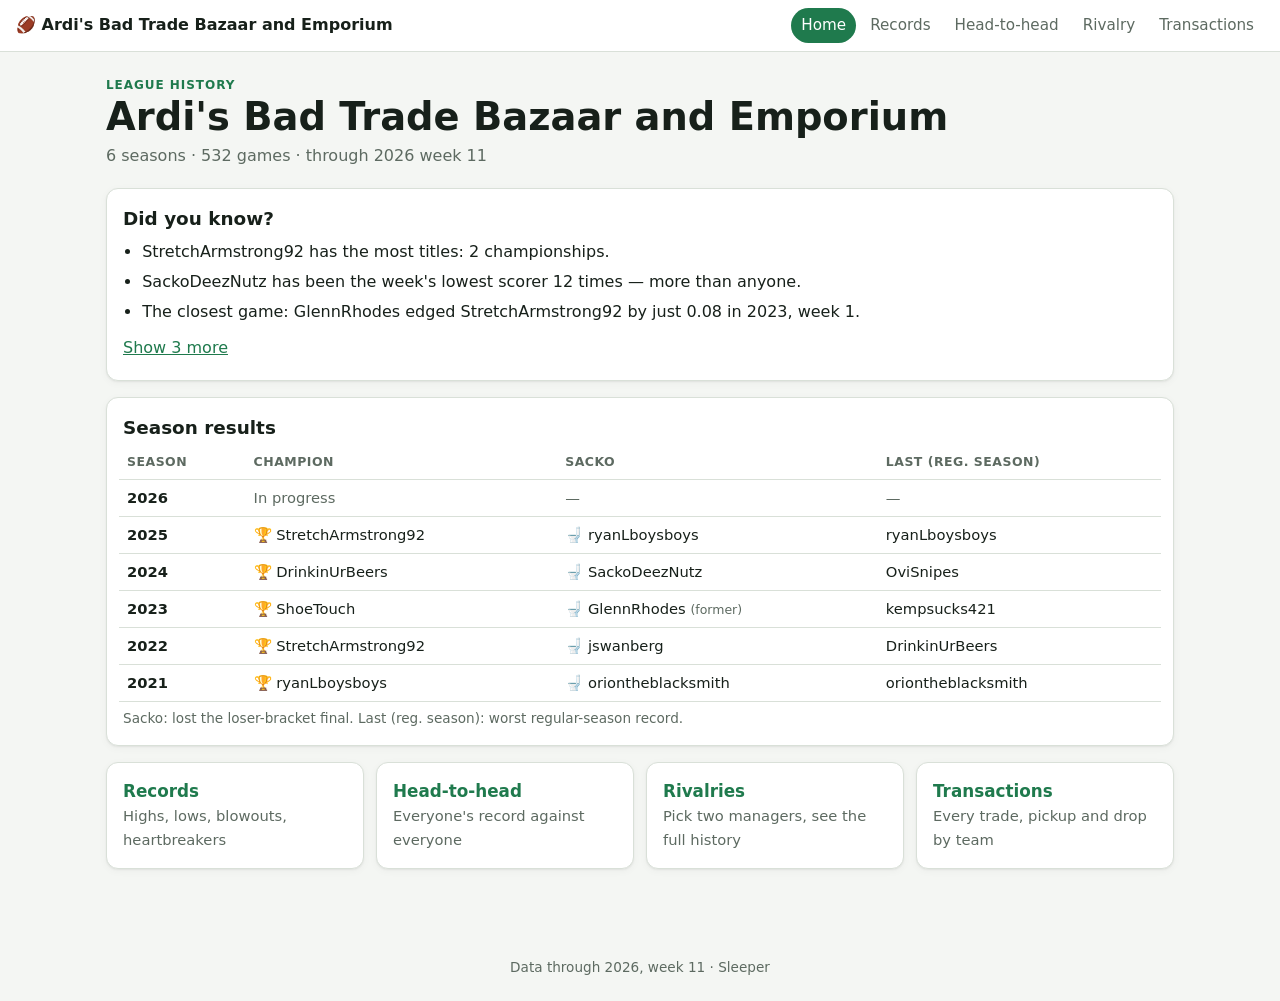
<file: docs/index.html>
<!doctype html>
<html lang="en">
<head>
  <meta charset="utf-8">
  <meta name="viewport" content="width=device-width, initial-scale=1">
  <title>Home · League History</title>
  <link rel="icon" href="data:image/svg+xml,<svg xmlns='http://www.w3.org/2000/svg' viewBox='0 0 100 100'><text y='.9em' font-size='90'>🏈</text></svg>">
  <link rel="stylesheet" href="css/site.css">
  <script type="module" src="js/pages/home.js"></script>
</head>
<body>
  <header class="site-header">
    <a class="brand" href="index.html" data-keep-filters><span aria-hidden="true">🏈</span> <span data-site-title>League History</span></a>
    <nav class="site-nav" aria-label="Main">
      <a href="index.html" data-keep-filters aria-current="page">Home</a>
      <a href="records.html" data-keep-filters>Records</a>
      <a href="h2h.html" data-keep-filters>Head-to-head</a>
      <a href="rivalry.html" data-keep-filters>Rivalry</a>
      <a href="transactions.html">Transactions</a>
    </nav>
  </header>
  <main>
  <section class="hero">
    <p class="eyebrow">League history</p>
    <h1 data-site-title>League History</h1>
    <p class="sub" id="through"></p>
  </section>
  <section class="card">
    <h2>Did you know?</h2>
    <ul id="facts" class="facts"></ul>
    <button type="button" id="more-facts" class="link-btn">Show 3 more</button>
  </section>
  <section class="card">
    <h2>Season results</h2>
    <div id="champions"></div>
  </section>
  <nav class="tiles" aria-label="Pages">
    <a href="records.html" data-keep-filters class="tile"><strong>Records</strong><span>Highs, lows, blowouts, heartbreakers</span></a>
    <a href="h2h.html" data-keep-filters class="tile"><strong>Head-to-head</strong><span>Everyone's record against everyone</span></a>
    <a href="rivalry.html" data-keep-filters class="tile"><strong>Rivalries</strong><span>Pick two managers, see the full history</span></a>
    <a href="transactions.html" class="tile"><strong>Transactions</strong><span>Every trade, pickup and drop by team</span></a>
  </nav>
  </main>
  <footer class="site-footer"><span id="footer-note"></span></footer>
</body>
</html>
</file>
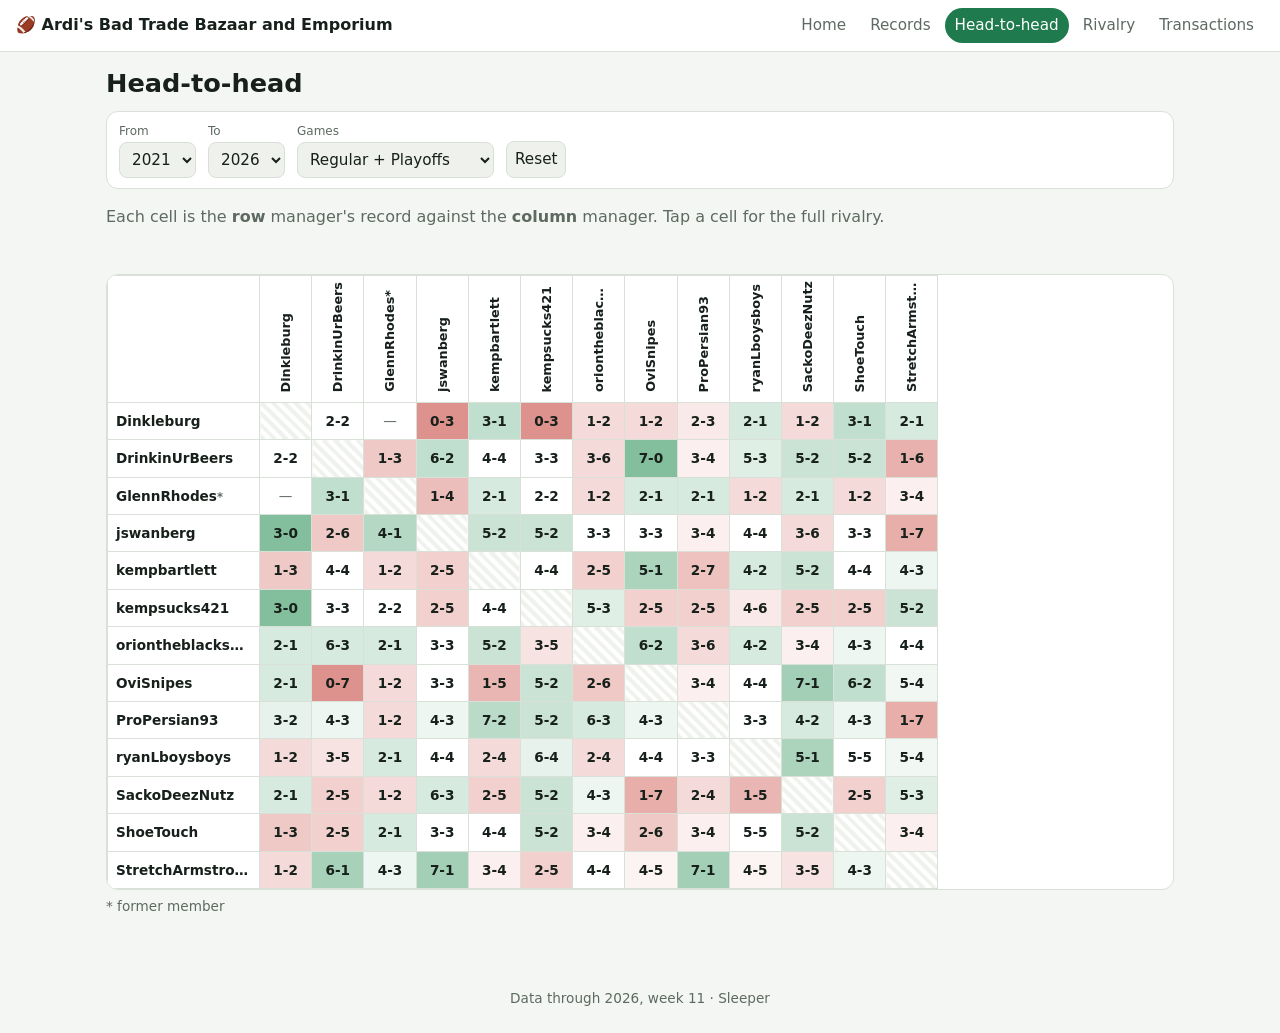
<file: docs/h2h.html>
<!doctype html>
<html lang="en">
<head>
  <meta charset="utf-8">
  <meta name="viewport" content="width=device-width, initial-scale=1">
  <title>Head-to-head · League History</title>
  <link rel="icon" href="data:image/svg+xml,<svg xmlns='http://www.w3.org/2000/svg' viewBox='0 0 100 100'><text y='.9em' font-size='90'>🏈</text></svg>">
  <link rel="stylesheet" href="css/site.css">
  <script type="module" src="js/pages/h2h.js"></script>
</head>
<body>
  <header class="site-header">
    <a class="brand" href="index.html" data-keep-filters><span aria-hidden="true">🏈</span> <span data-site-title>League History</span></a>
    <nav class="site-nav" aria-label="Main">
      <a href="index.html" data-keep-filters>Home</a>
      <a href="records.html" data-keep-filters>Records</a>
      <a href="h2h.html" data-keep-filters aria-current="page">Head-to-head</a>
      <a href="rivalry.html" data-keep-filters>Rivalry</a>
      <a href="transactions.html">Transactions</a>
    </nav>
  </header>
  <main>
  <h1>Head-to-head</h1>
  <div id="filters"></div>
  <p class="hint">Each cell is the <strong>row</strong> manager's record against the <strong>column</strong> manager. Tap a cell for the full rivalry.</p>
  <p id="cell-info" class="cell-info" aria-live="polite">&nbsp;</p>
  <div id="grid"></div>
  </main>
  <footer class="site-footer"><span id="footer-note"></span></footer>
</body>
</html>
</file>
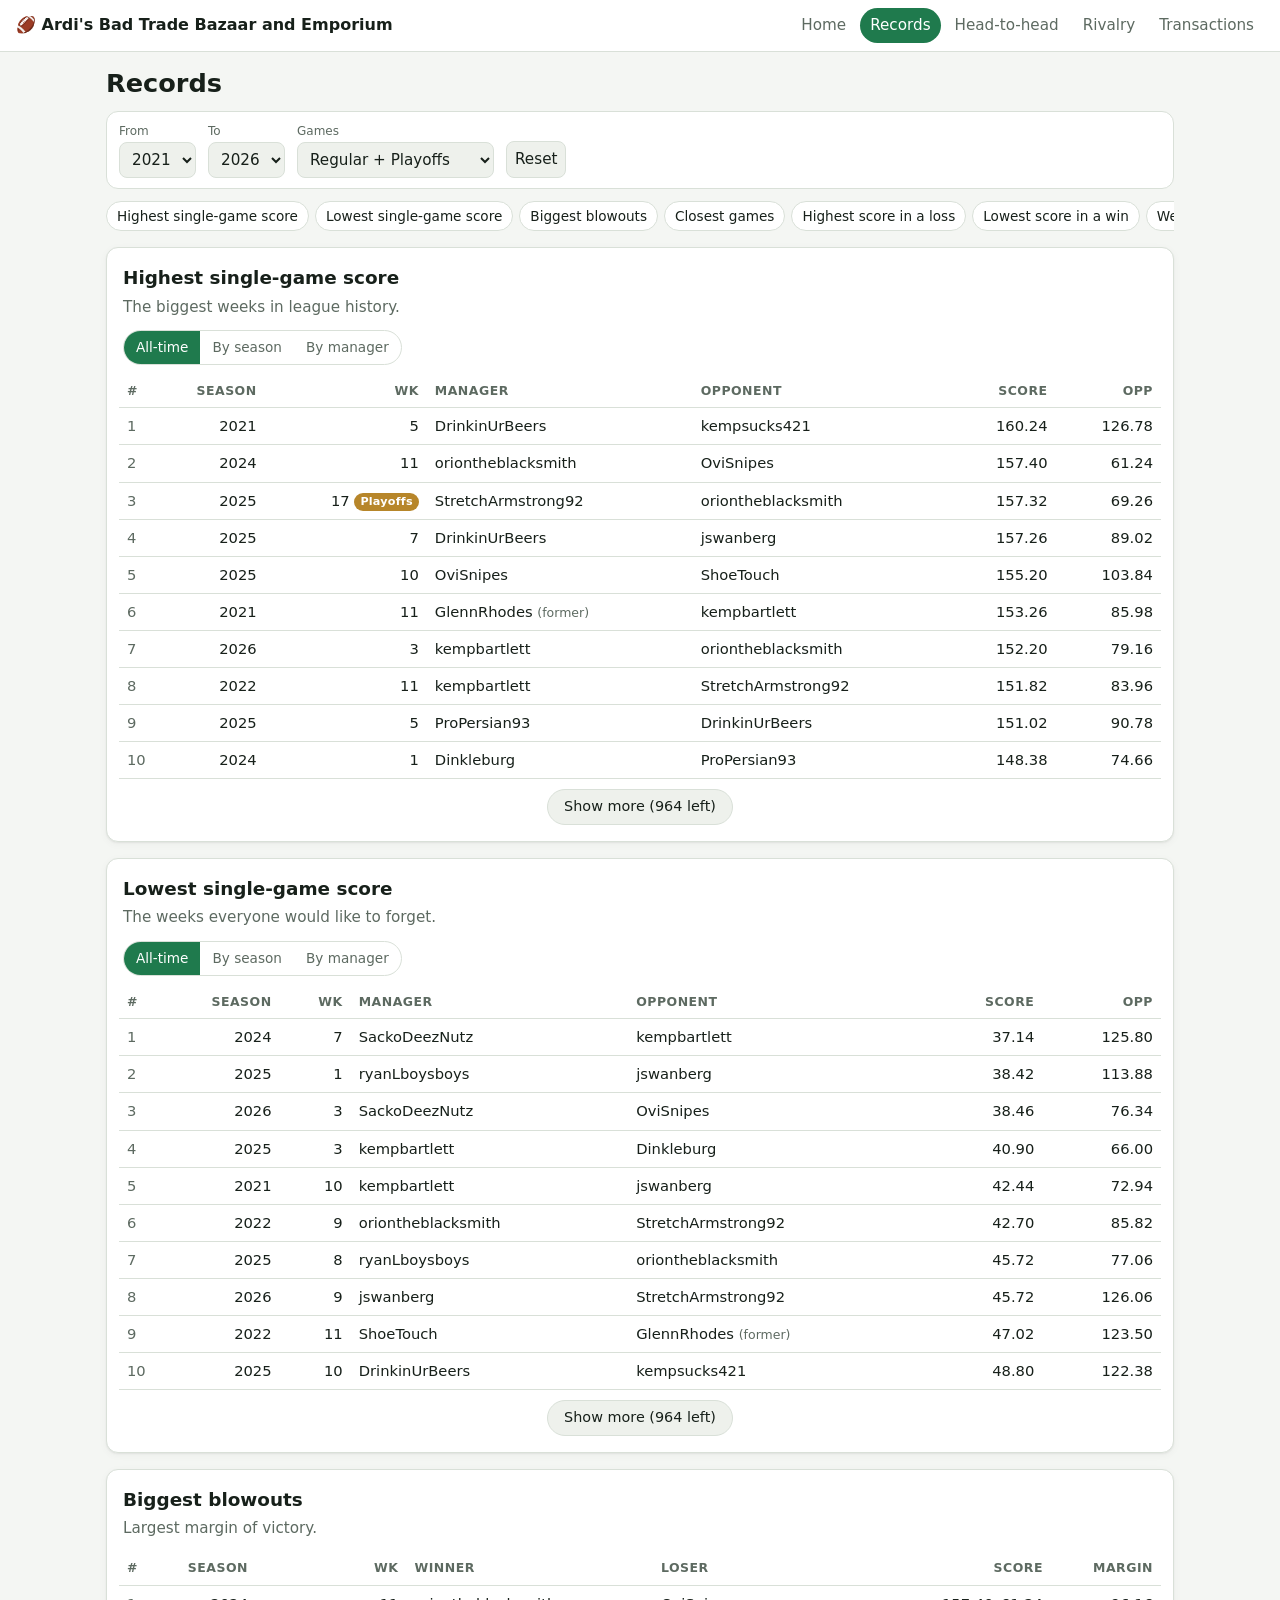
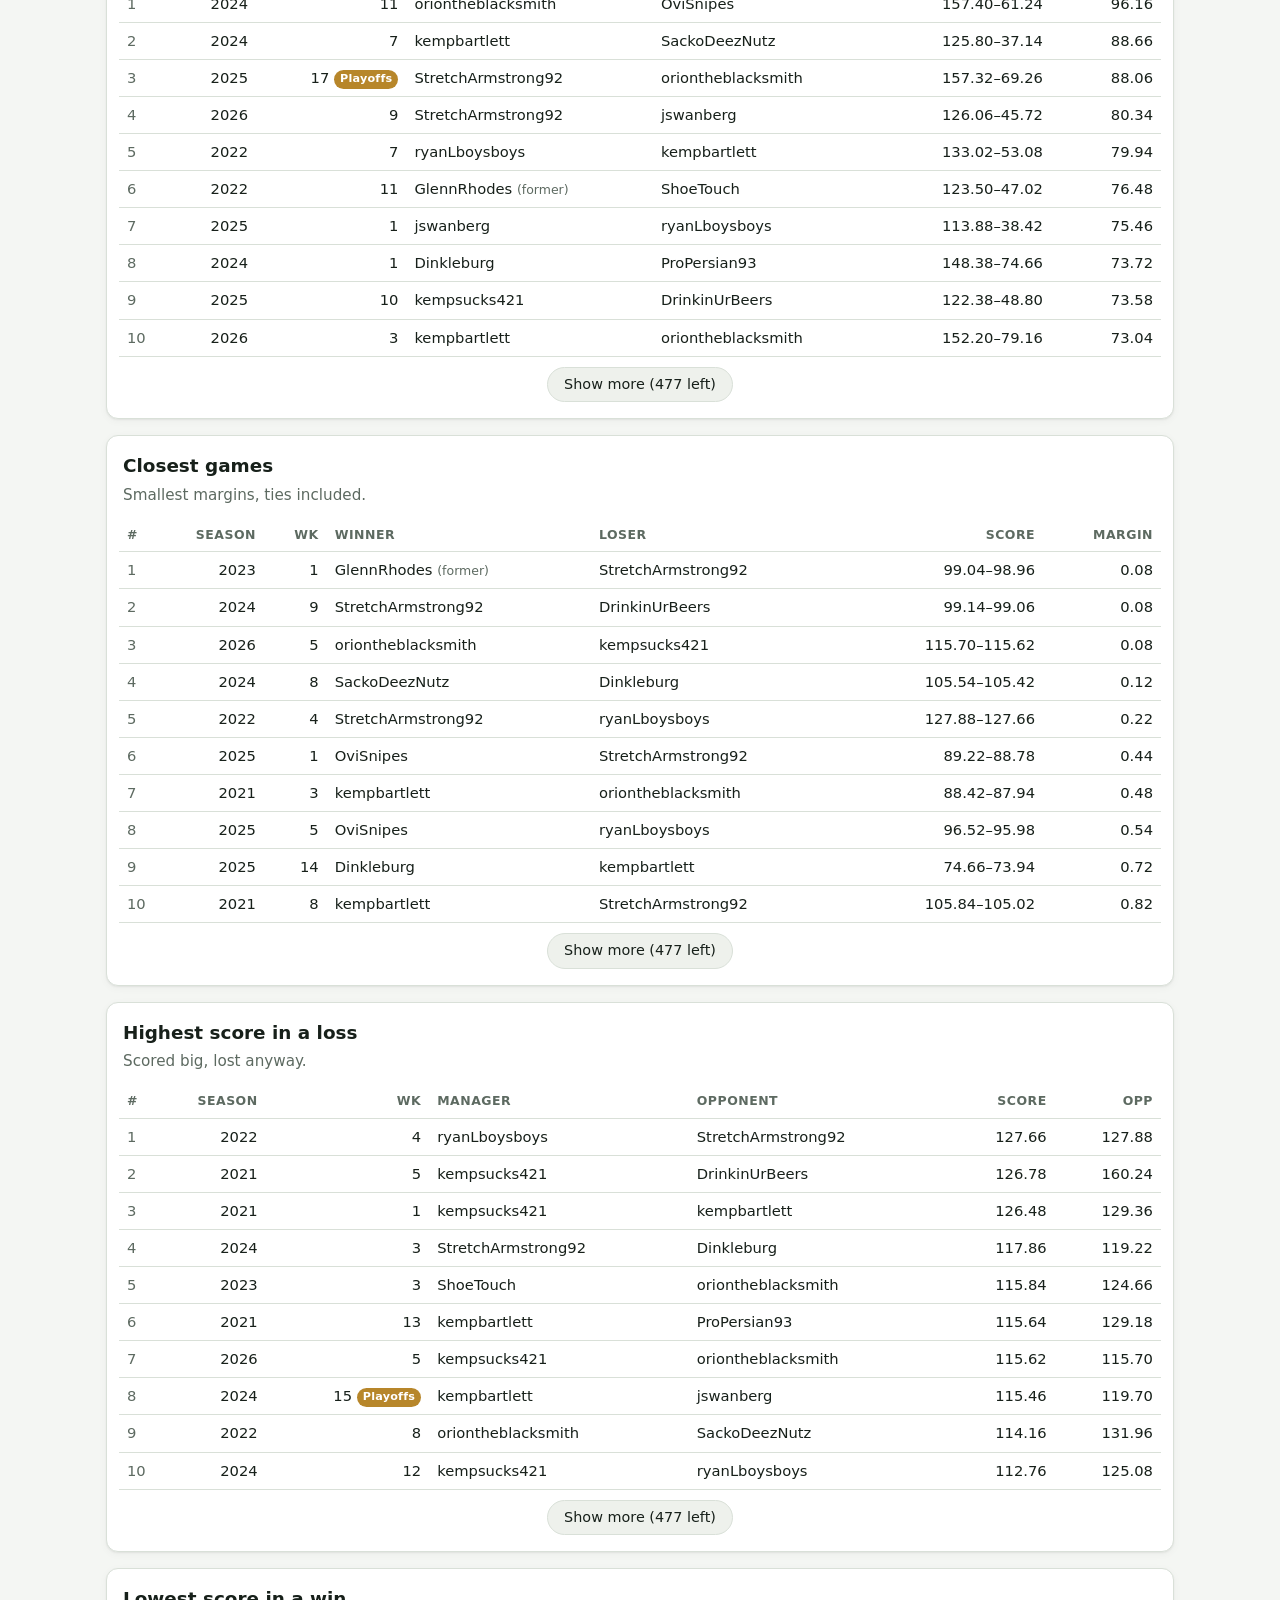
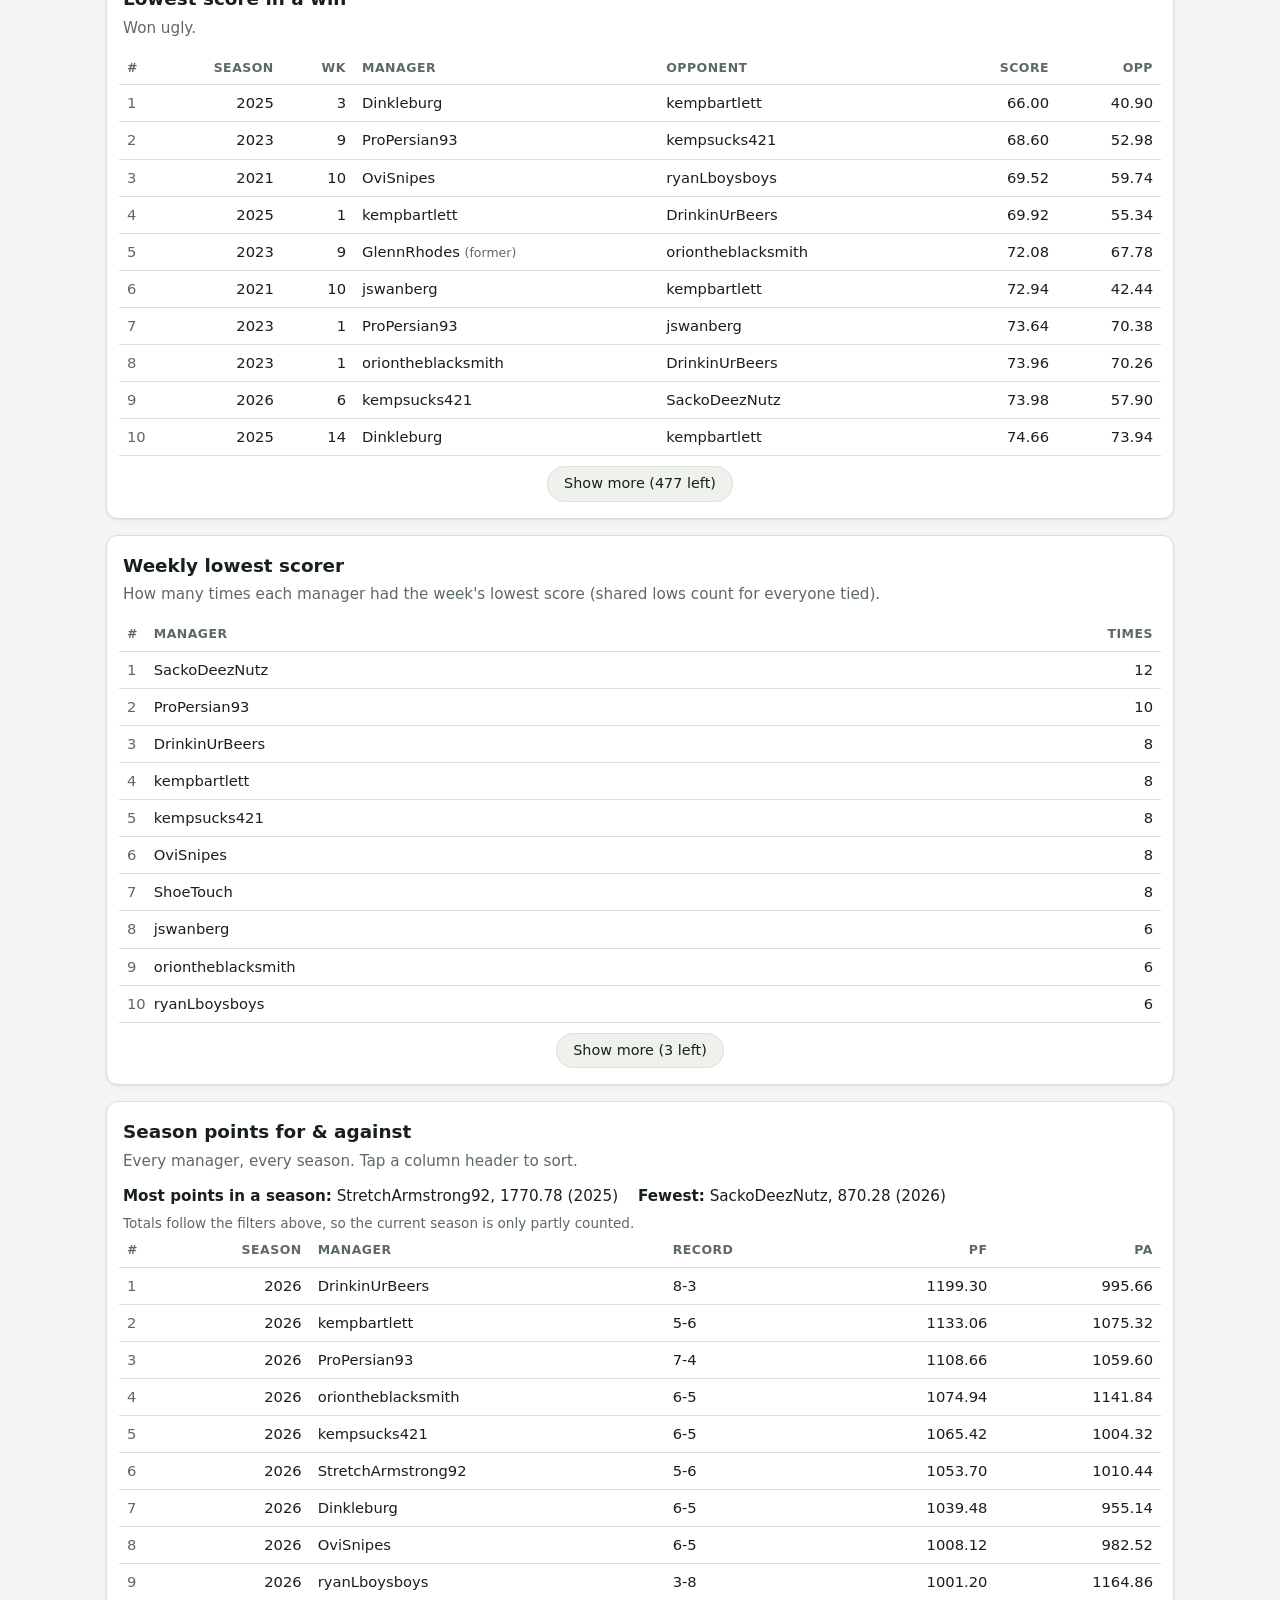
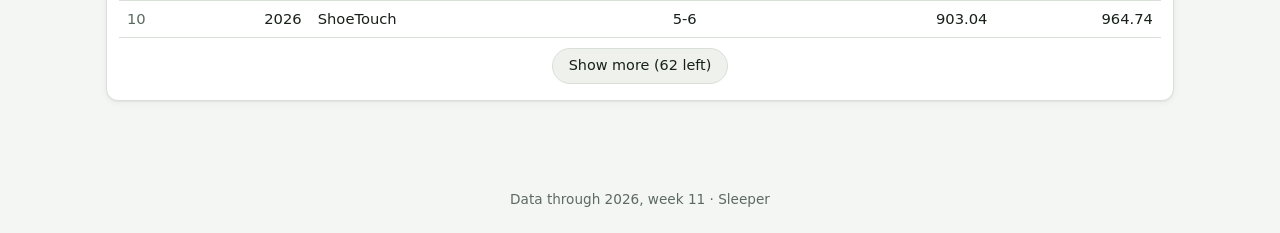
<file: docs/records.html>
<!doctype html>
<html lang="en">
<head>
  <meta charset="utf-8">
  <meta name="viewport" content="width=device-width, initial-scale=1">
  <title>Records · League History</title>
  <link rel="icon" href="data:image/svg+xml,<svg xmlns='http://www.w3.org/2000/svg' viewBox='0 0 100 100'><text y='.9em' font-size='90'>🏈</text></svg>">
  <link rel="stylesheet" href="css/site.css">
  <script type="module" src="js/pages/records.js"></script>
</head>
<body>
  <header class="site-header">
    <a class="brand" href="index.html" data-keep-filters><span aria-hidden="true">🏈</span> <span data-site-title>League History</span></a>
    <nav class="site-nav" aria-label="Main">
      <a href="index.html" data-keep-filters>Home</a>
      <a href="records.html" data-keep-filters aria-current="page">Records</a>
      <a href="h2h.html" data-keep-filters>Head-to-head</a>
      <a href="rivalry.html" data-keep-filters>Rivalry</a>
      <a href="transactions.html">Transactions</a>
    </nav>
  </header>
  <main>
  <h1>Records</h1>
  <div id="filters"></div>
  <div id="records"></div>
  </main>
  <footer class="site-footer"><span id="footer-note"></span></footer>
</body>
</html>
</file>
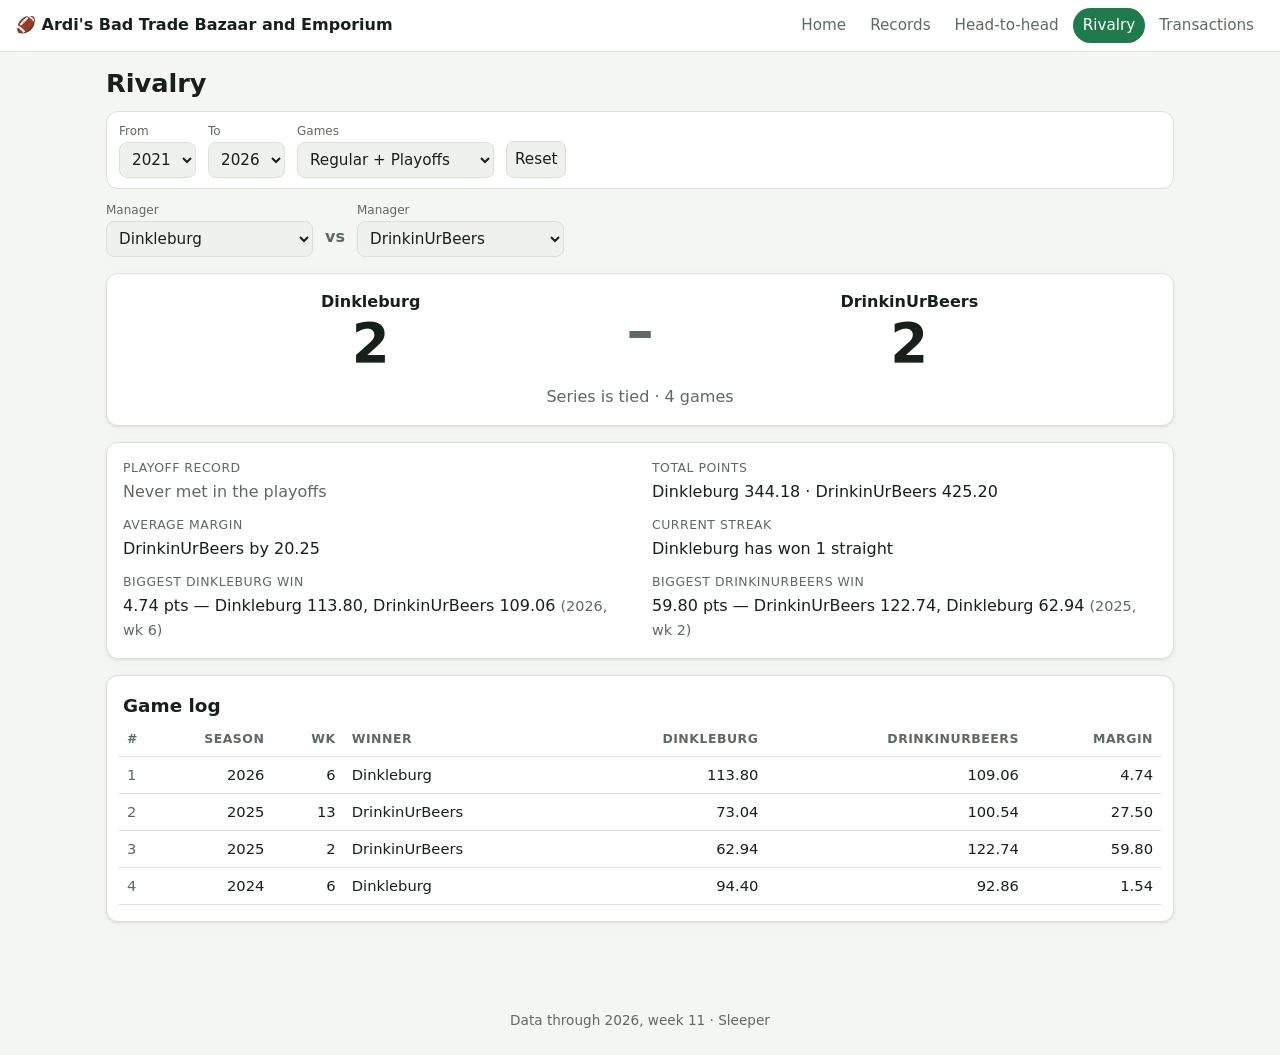
<file: docs/rivalry.html>
<!doctype html>
<html lang="en">
<head>
  <meta charset="utf-8">
  <meta name="viewport" content="width=device-width, initial-scale=1">
  <title>Rivalry · League History</title>
  <link rel="icon" href="data:image/svg+xml,<svg xmlns='http://www.w3.org/2000/svg' viewBox='0 0 100 100'><text y='.9em' font-size='90'>🏈</text></svg>">
  <link rel="stylesheet" href="css/site.css">
  <script type="module" src="js/pages/rivalry.js"></script>
</head>
<body>
  <header class="site-header">
    <a class="brand" href="index.html" data-keep-filters><span aria-hidden="true">🏈</span> <span data-site-title>League History</span></a>
    <nav class="site-nav" aria-label="Main">
      <a href="index.html" data-keep-filters>Home</a>
      <a href="records.html" data-keep-filters>Records</a>
      <a href="h2h.html" data-keep-filters>Head-to-head</a>
      <a href="rivalry.html" data-keep-filters aria-current="page">Rivalry</a>
      <a href="transactions.html">Transactions</a>
    </nav>
  </header>
  <main>
  <h1>Rivalry</h1>
  <div id="filters"></div>
  <form id="pickers" class="pickers" aria-label="Pick managers">
    <label>Manager <select name="a"></select></label>
    <span class="vs">vs</span>
    <label>Manager <select name="b"></select></label>
  </form>
  <div id="rivalry"></div>
  </main>
  <footer class="site-footer"><span id="footer-note"></span></footer>
</body>
</html>
</file>
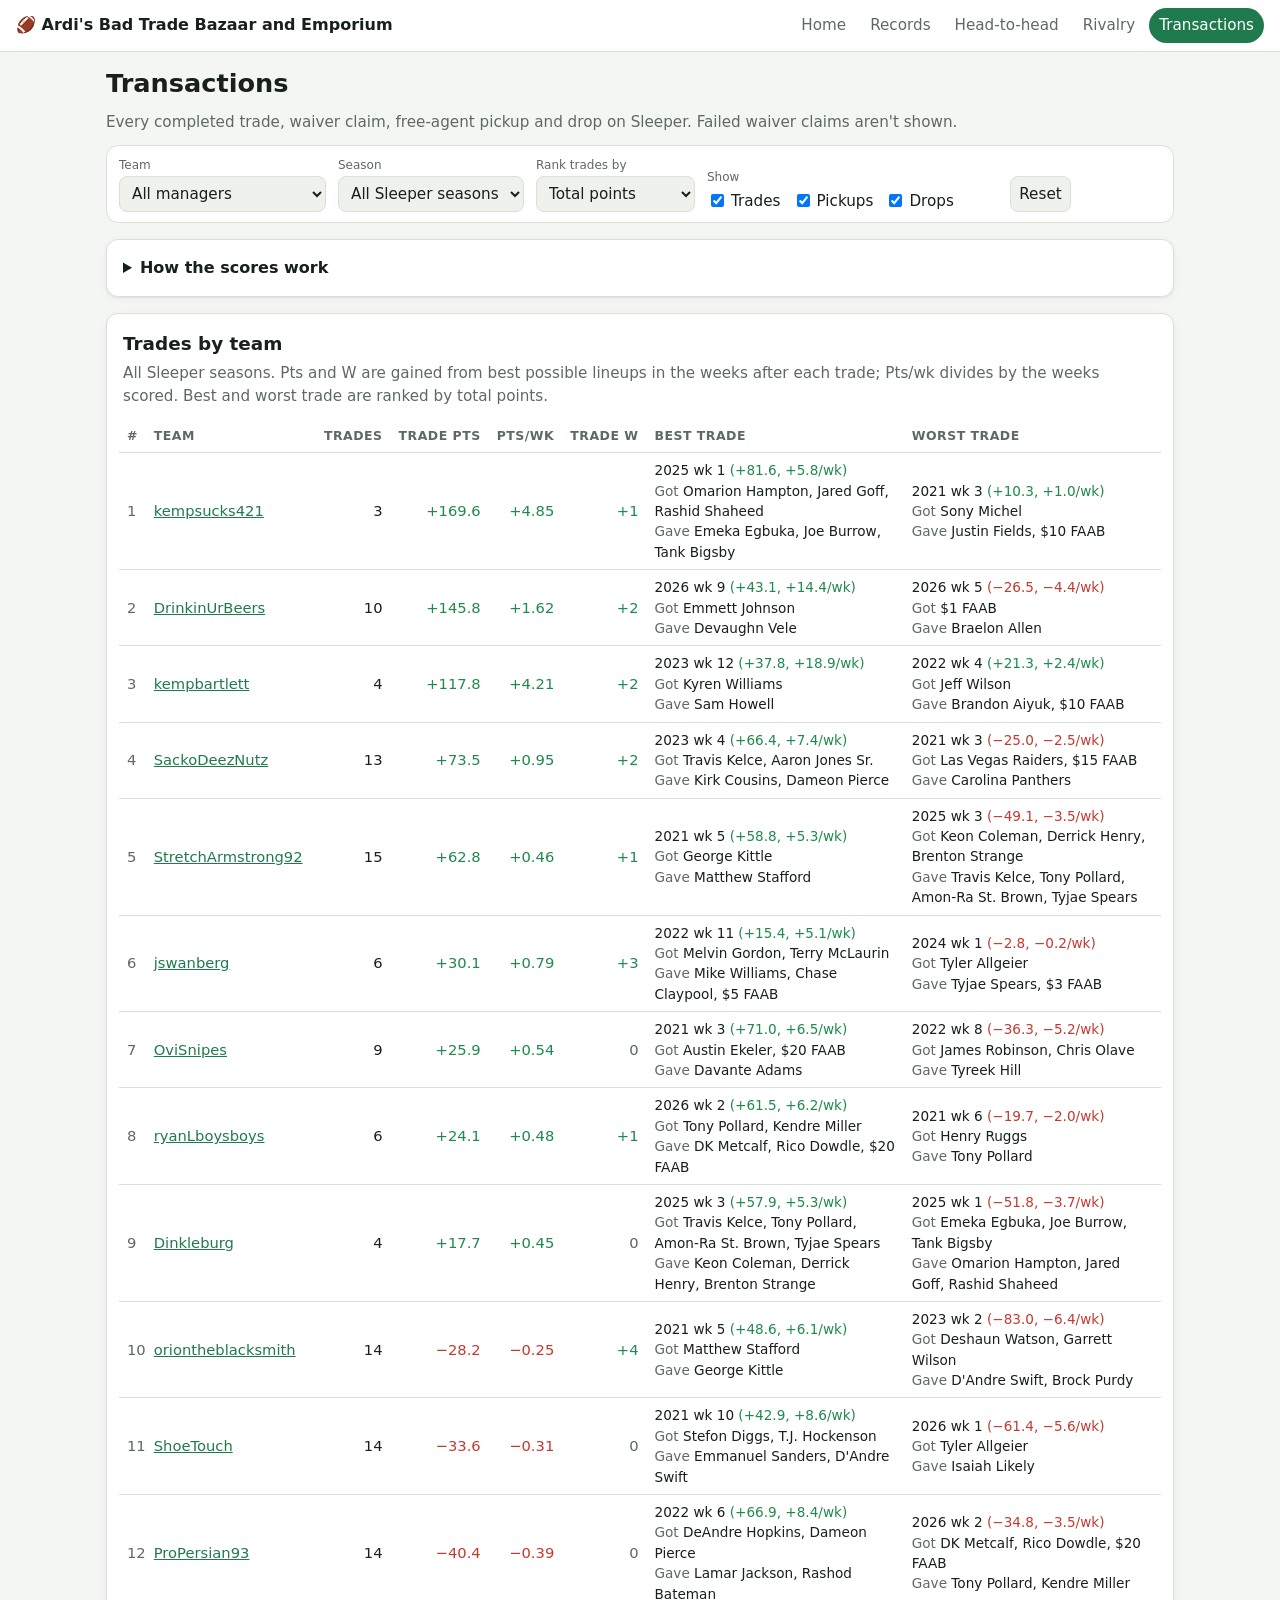
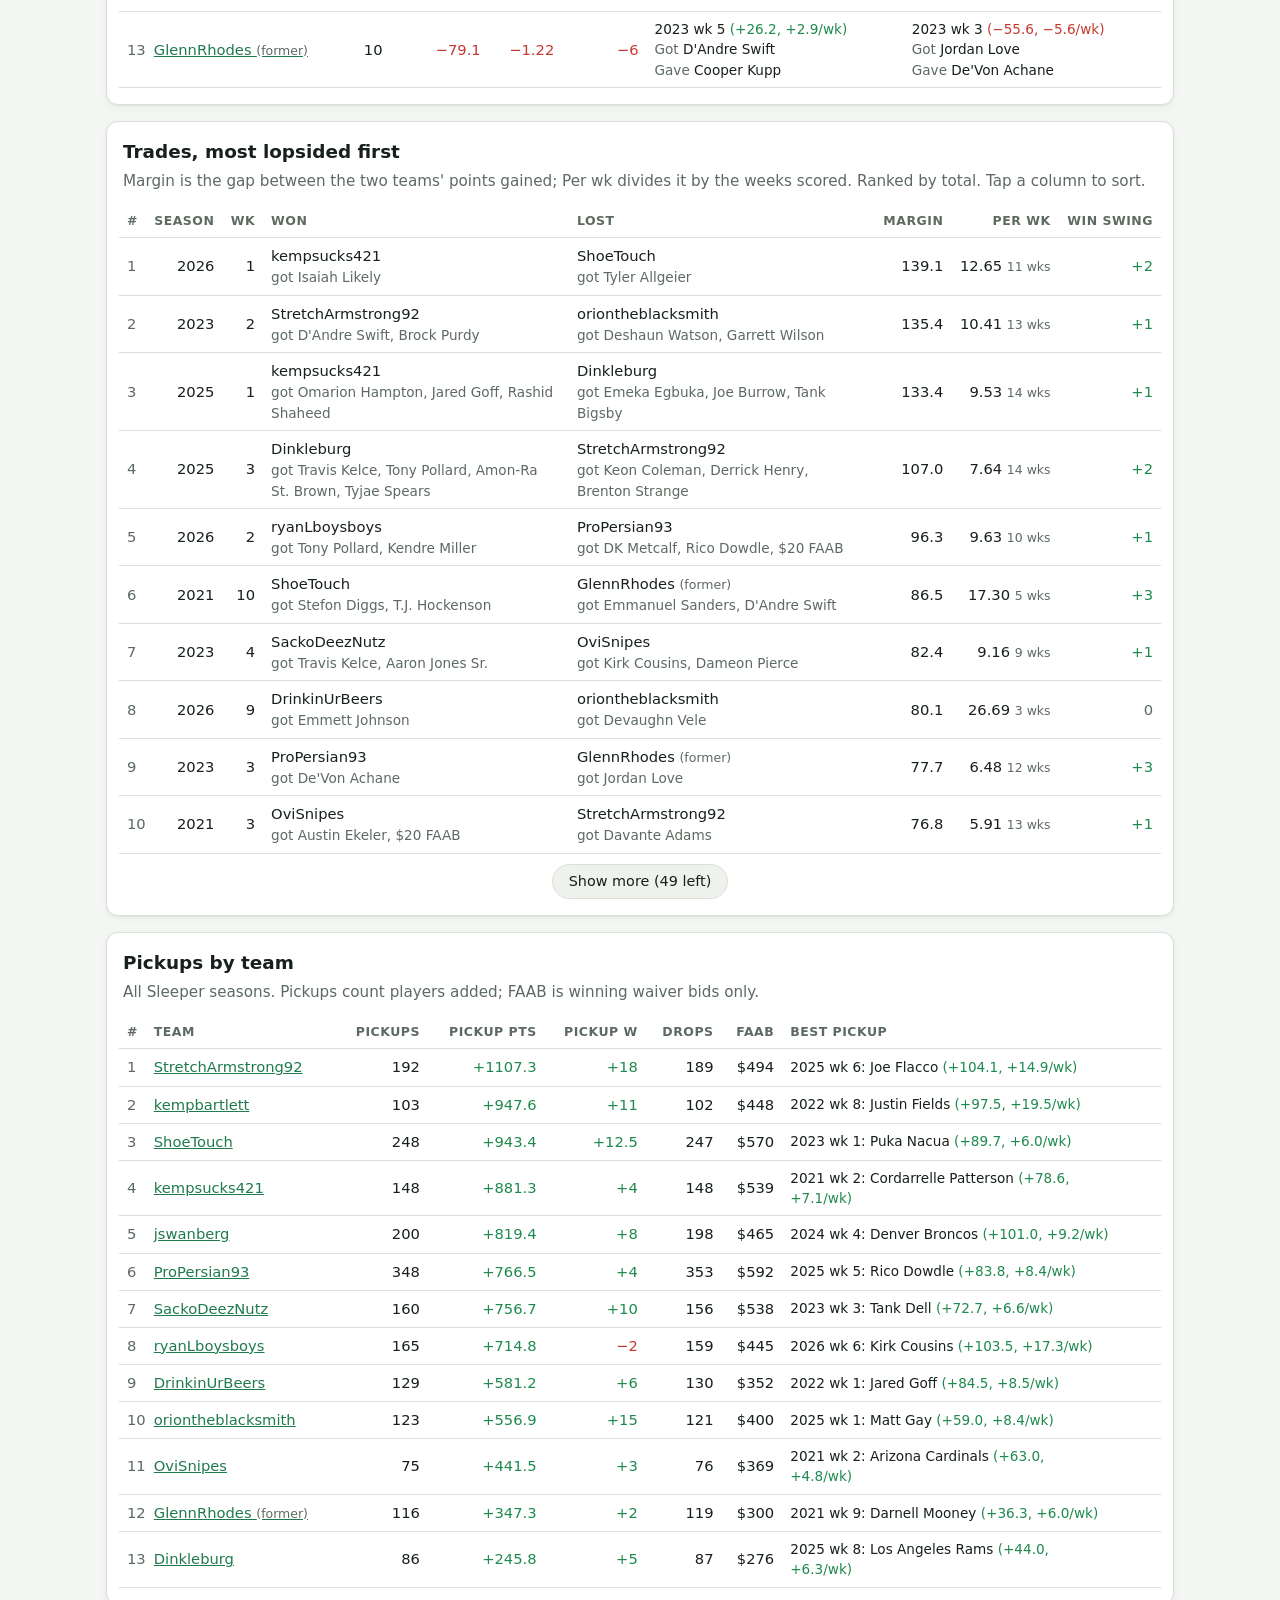
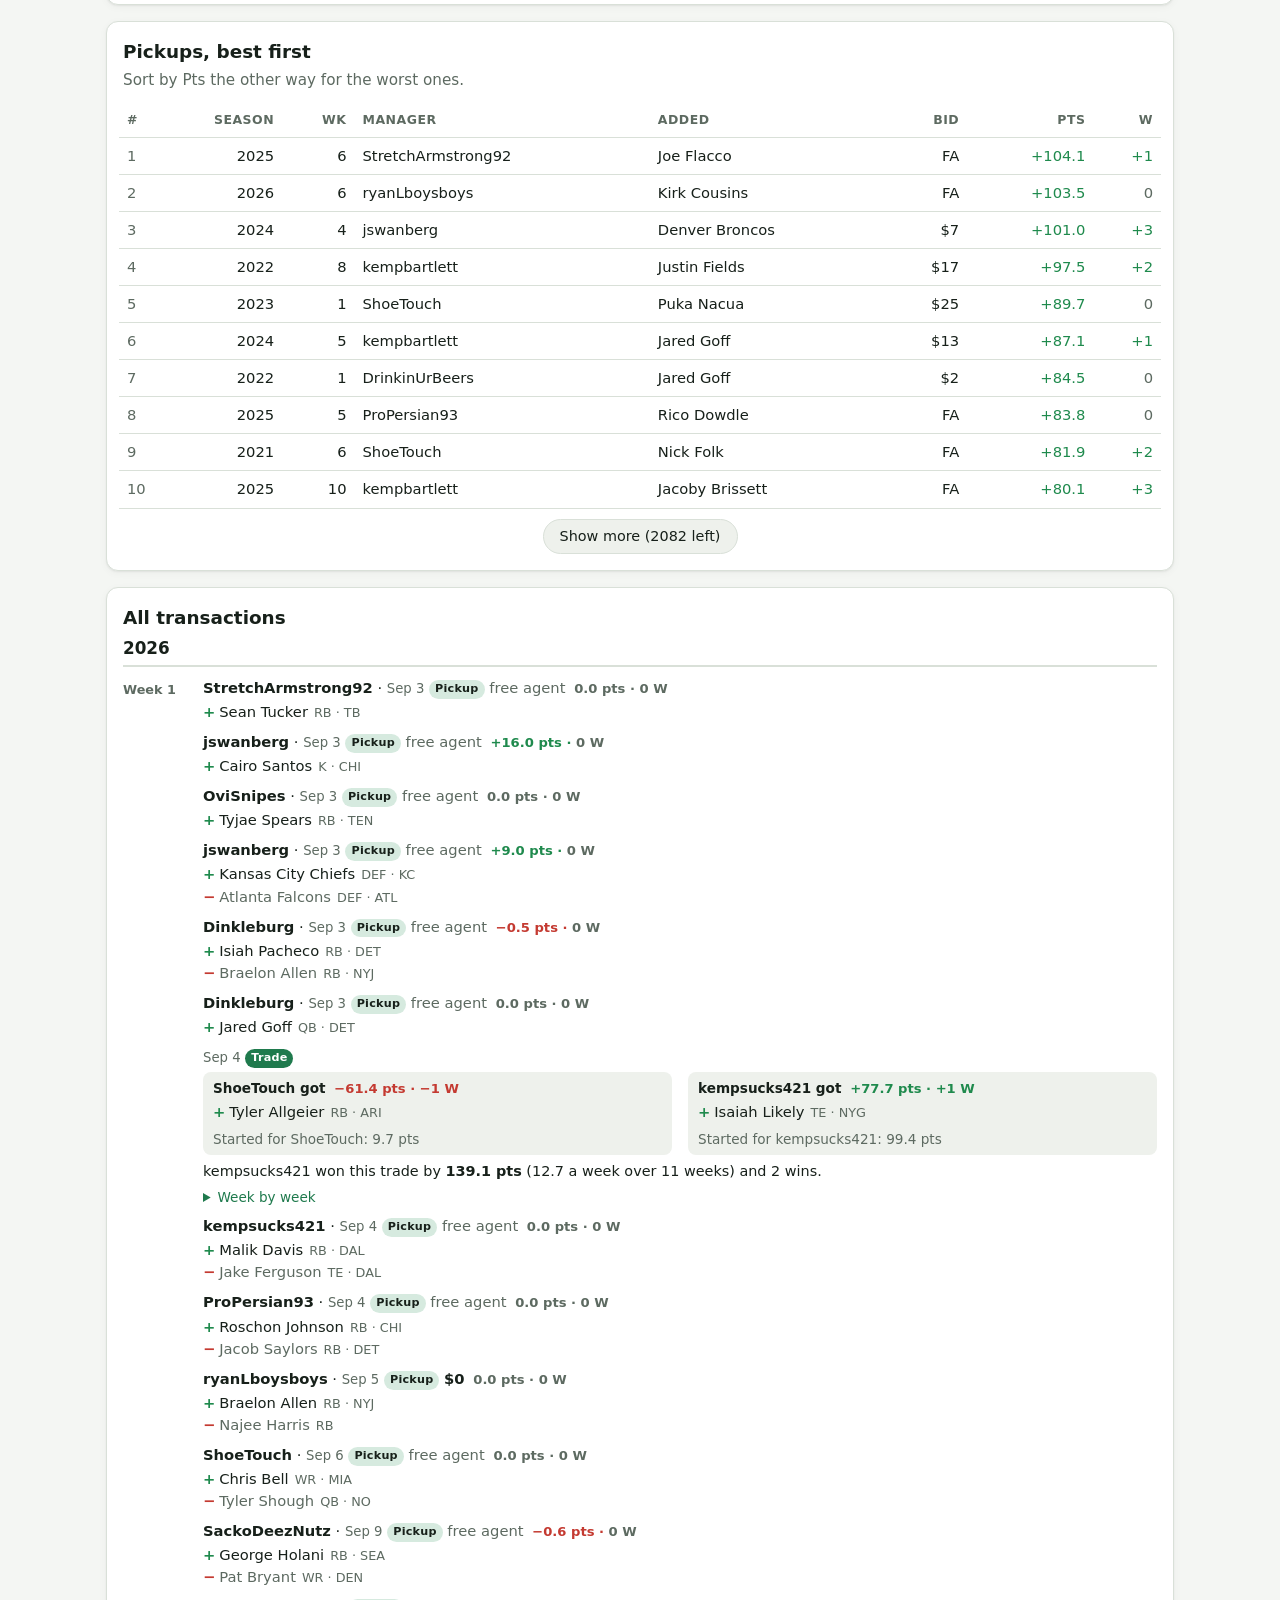
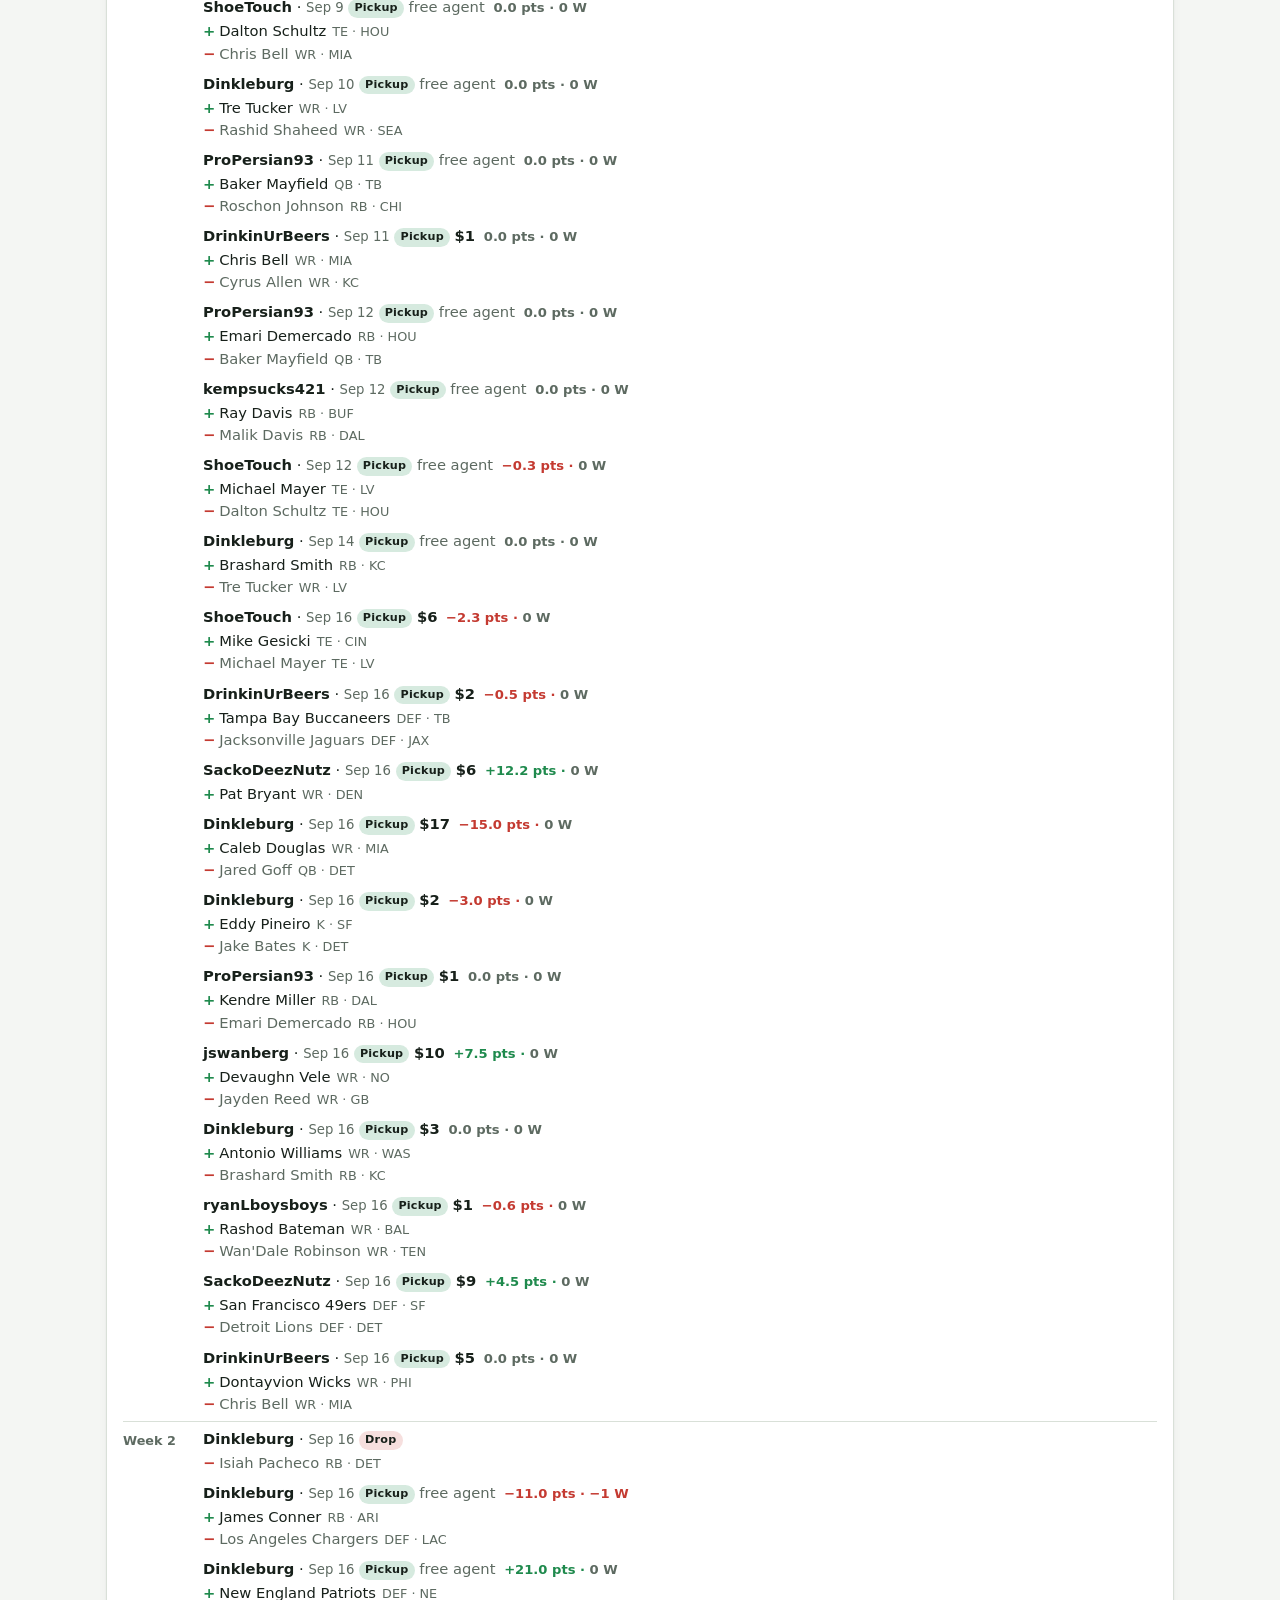
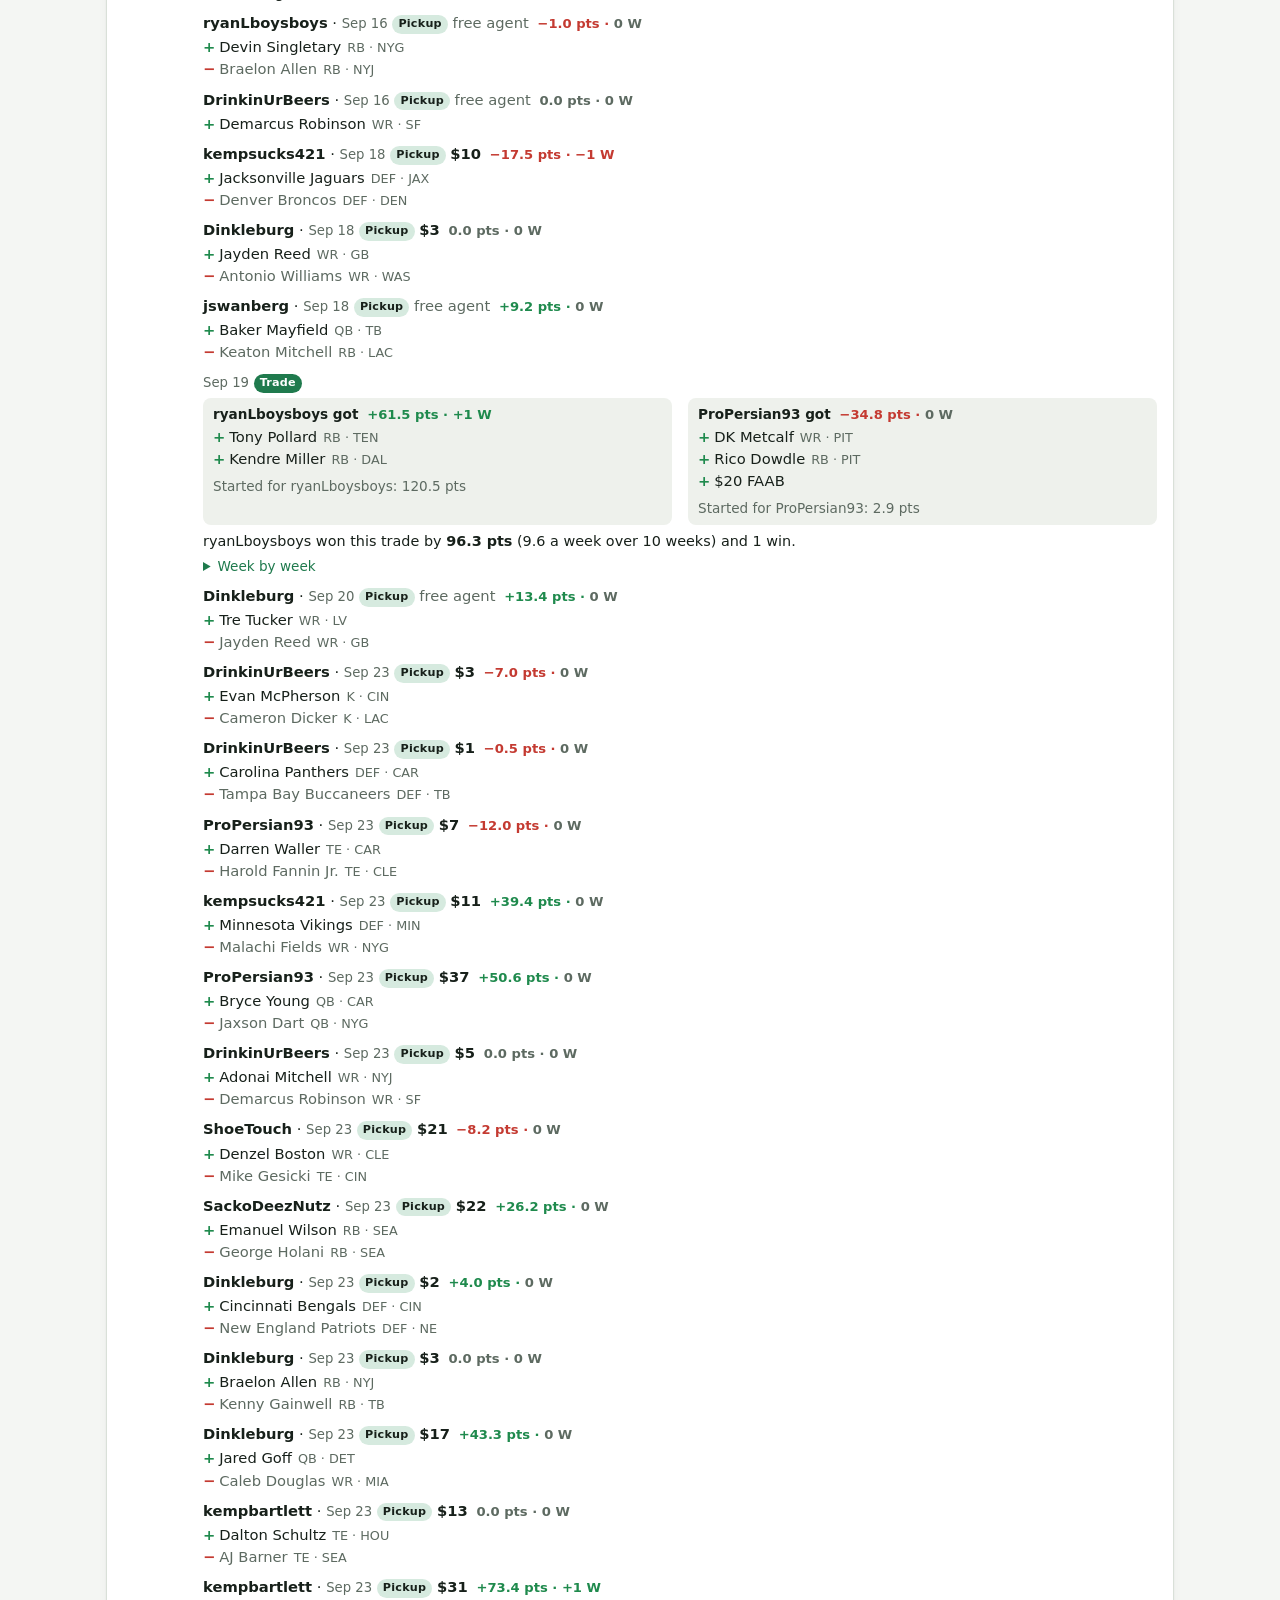
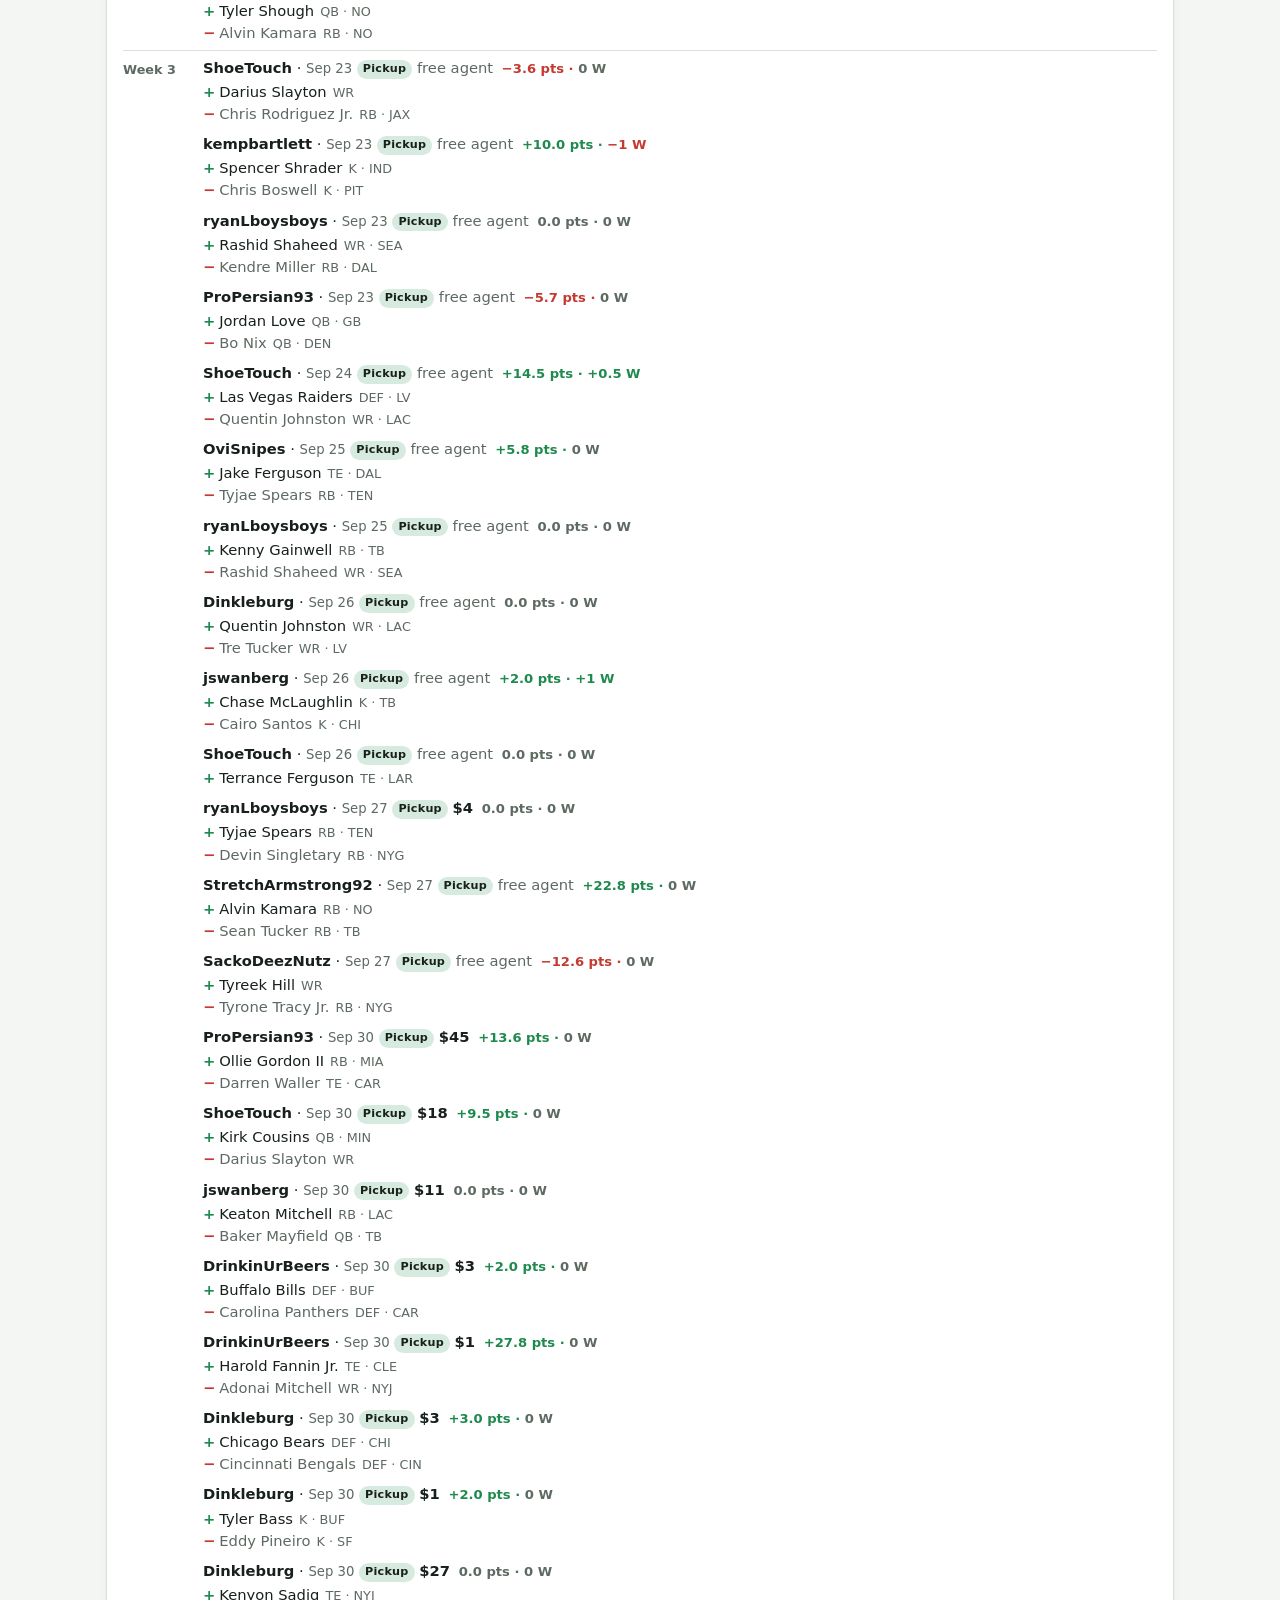
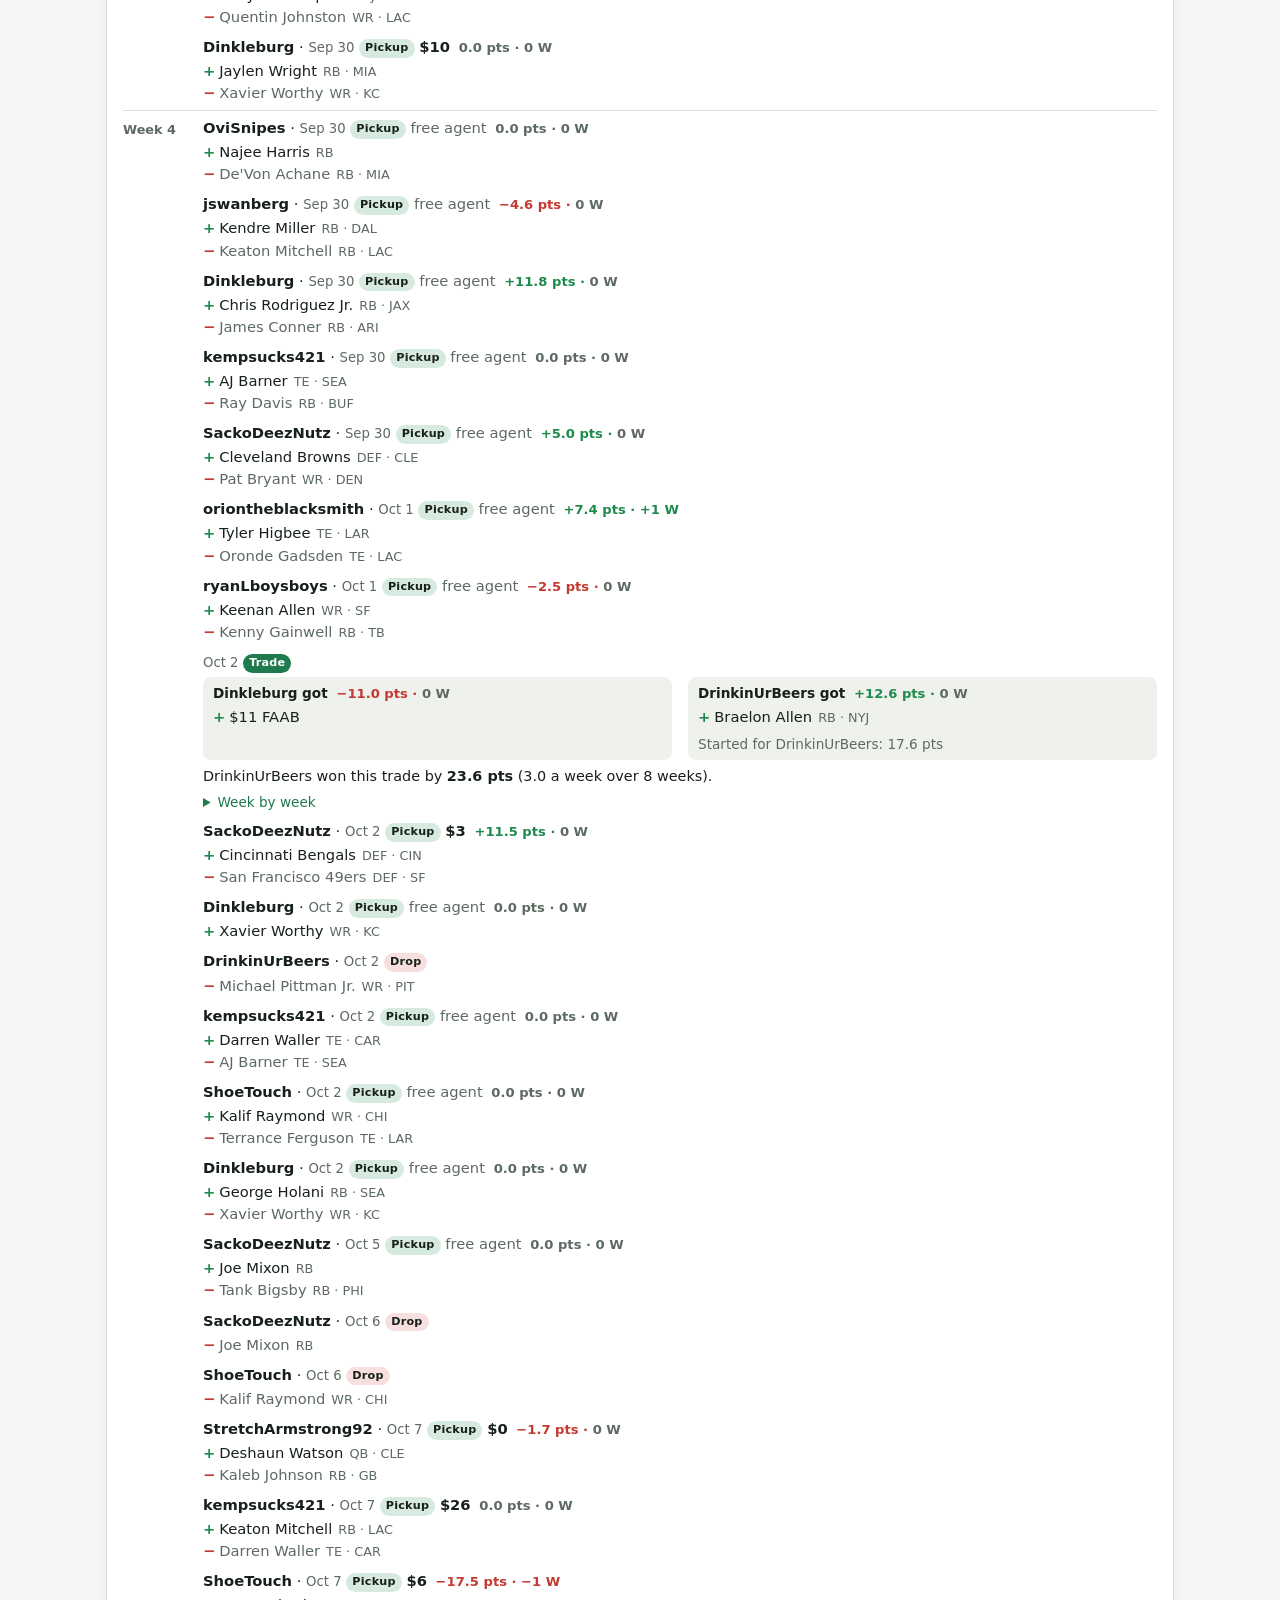
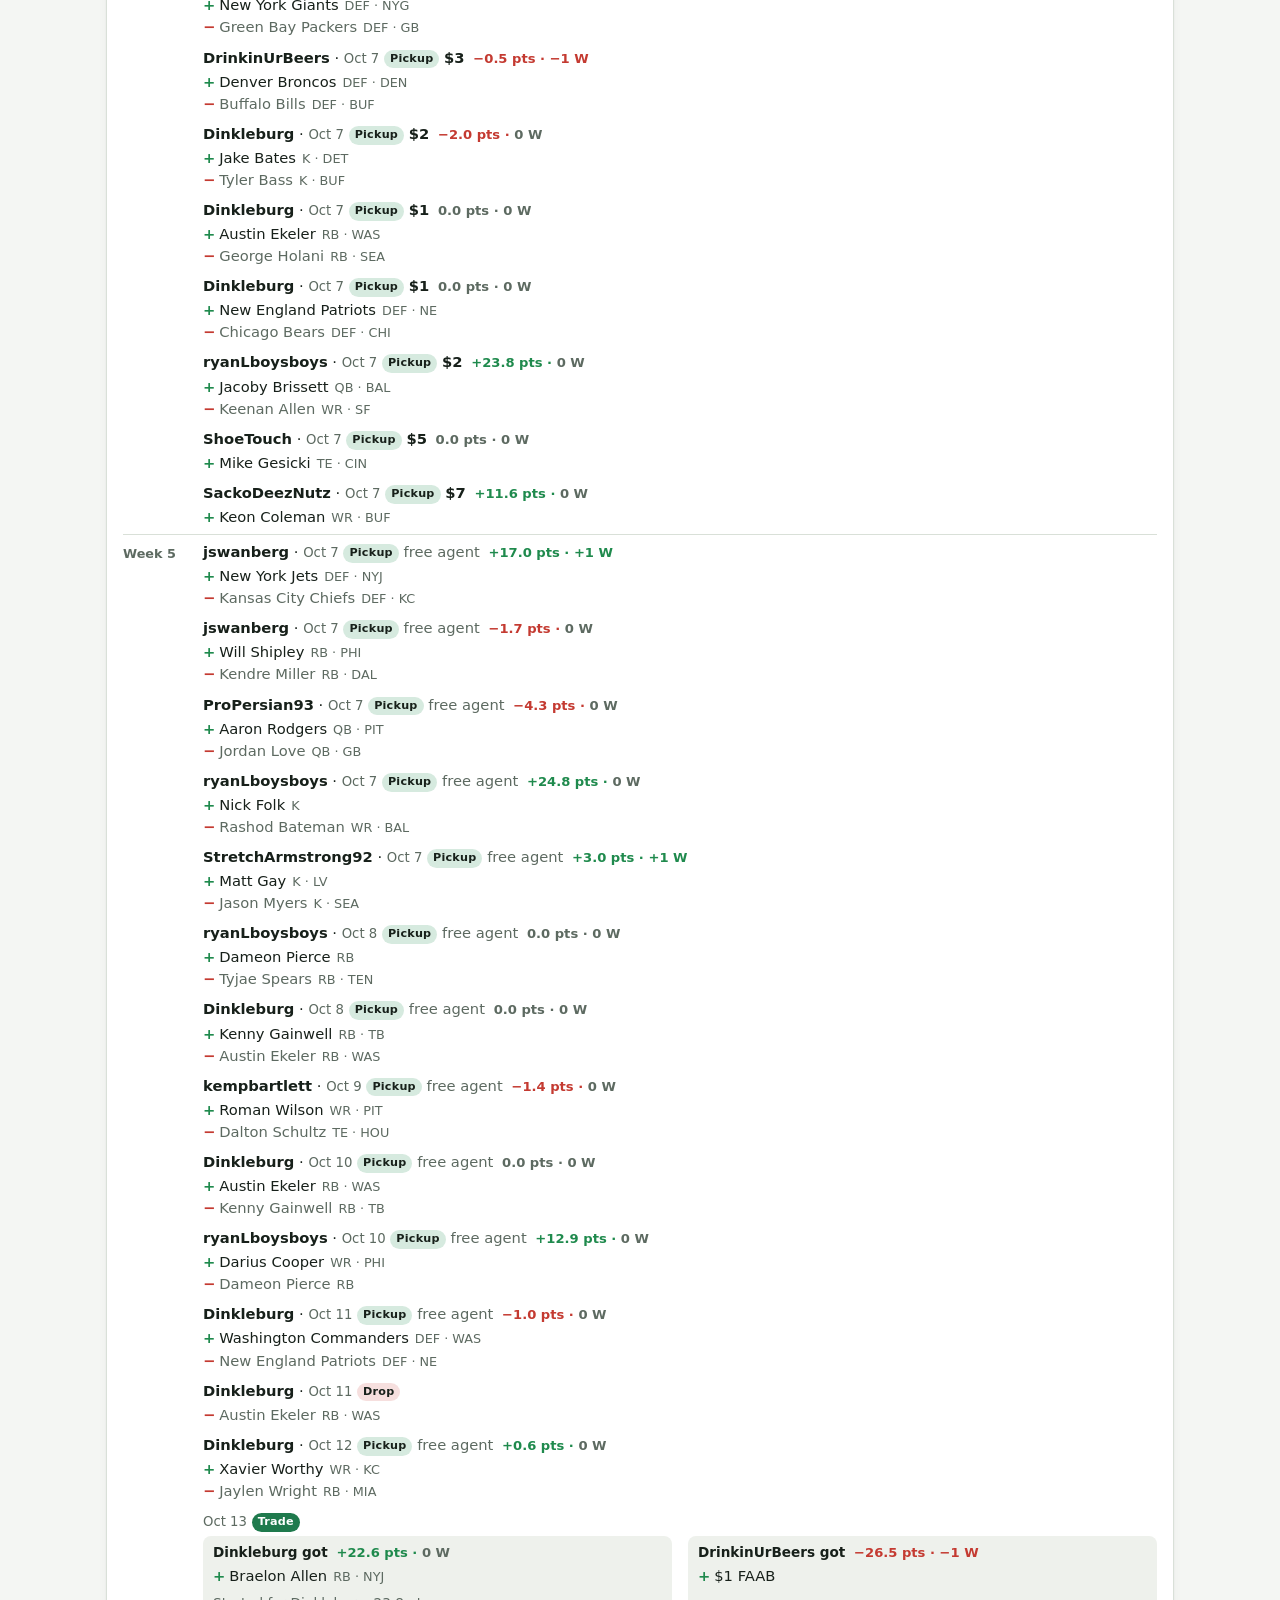
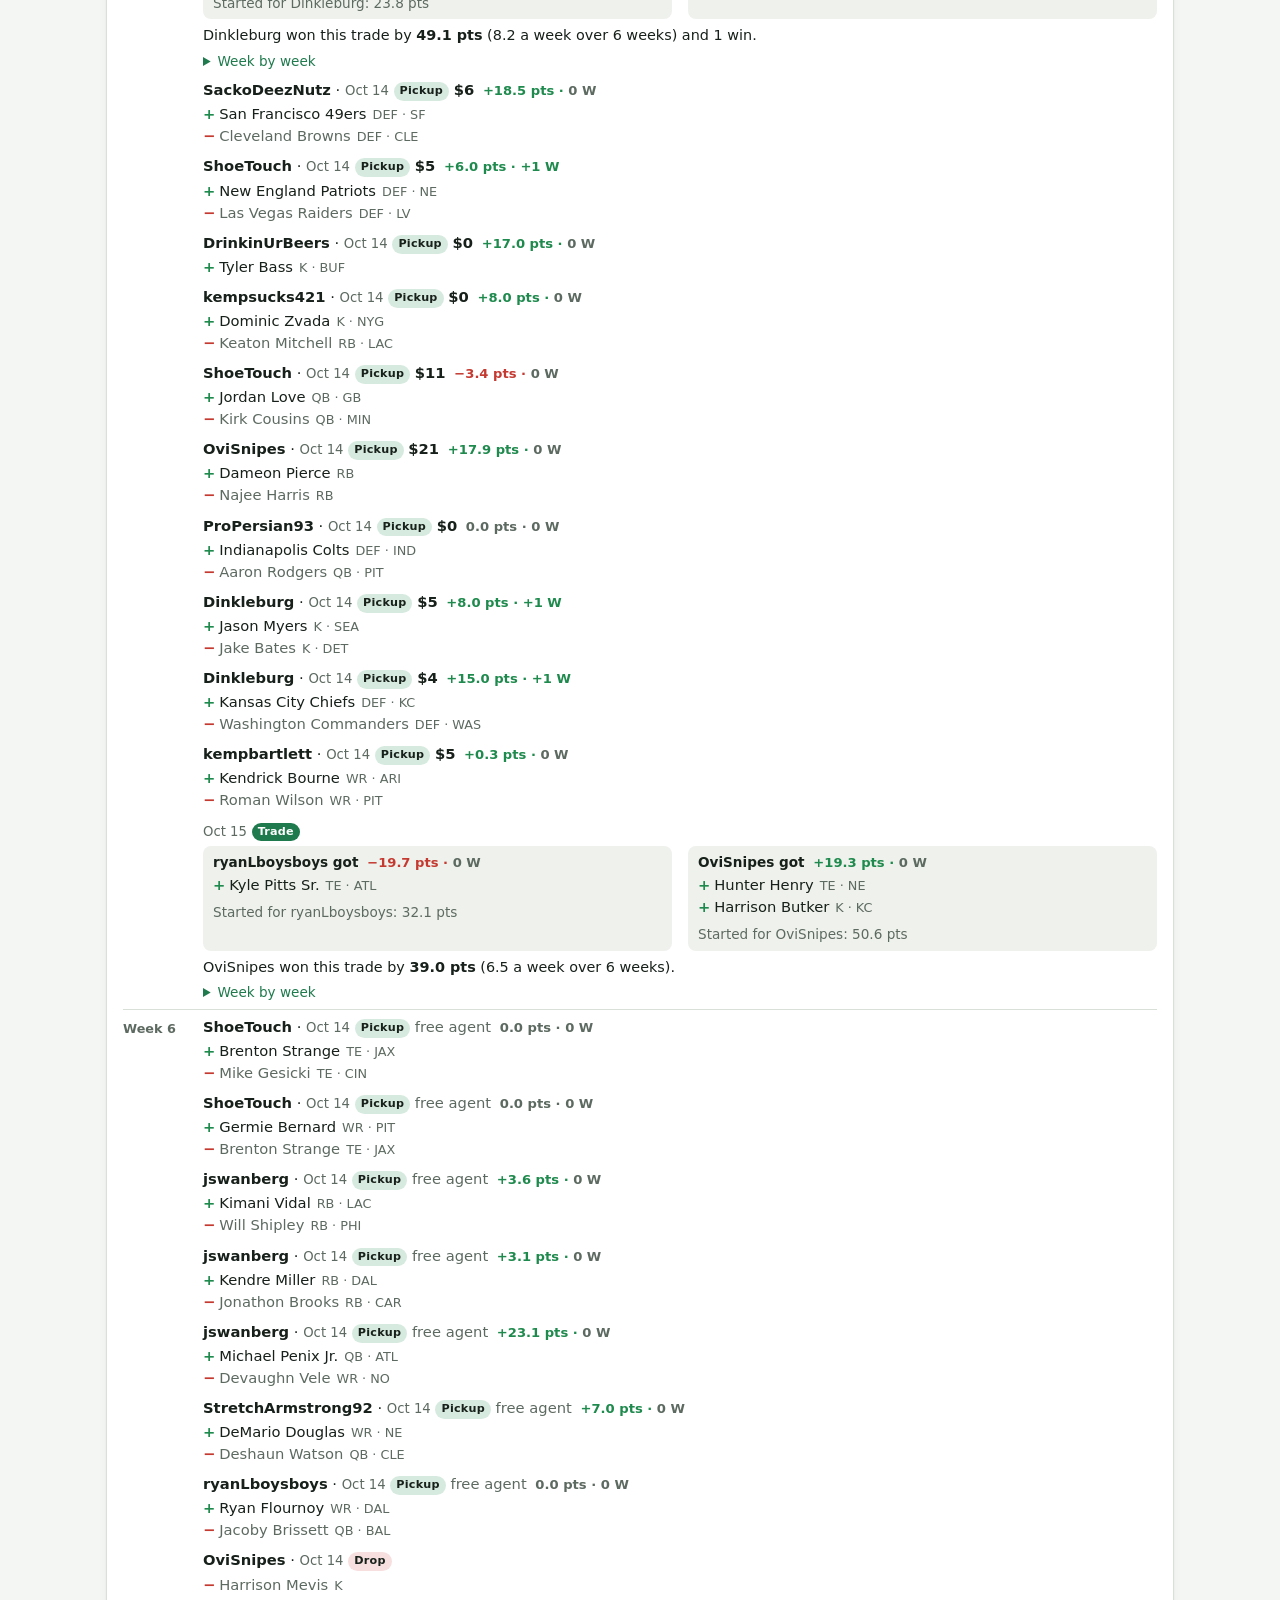
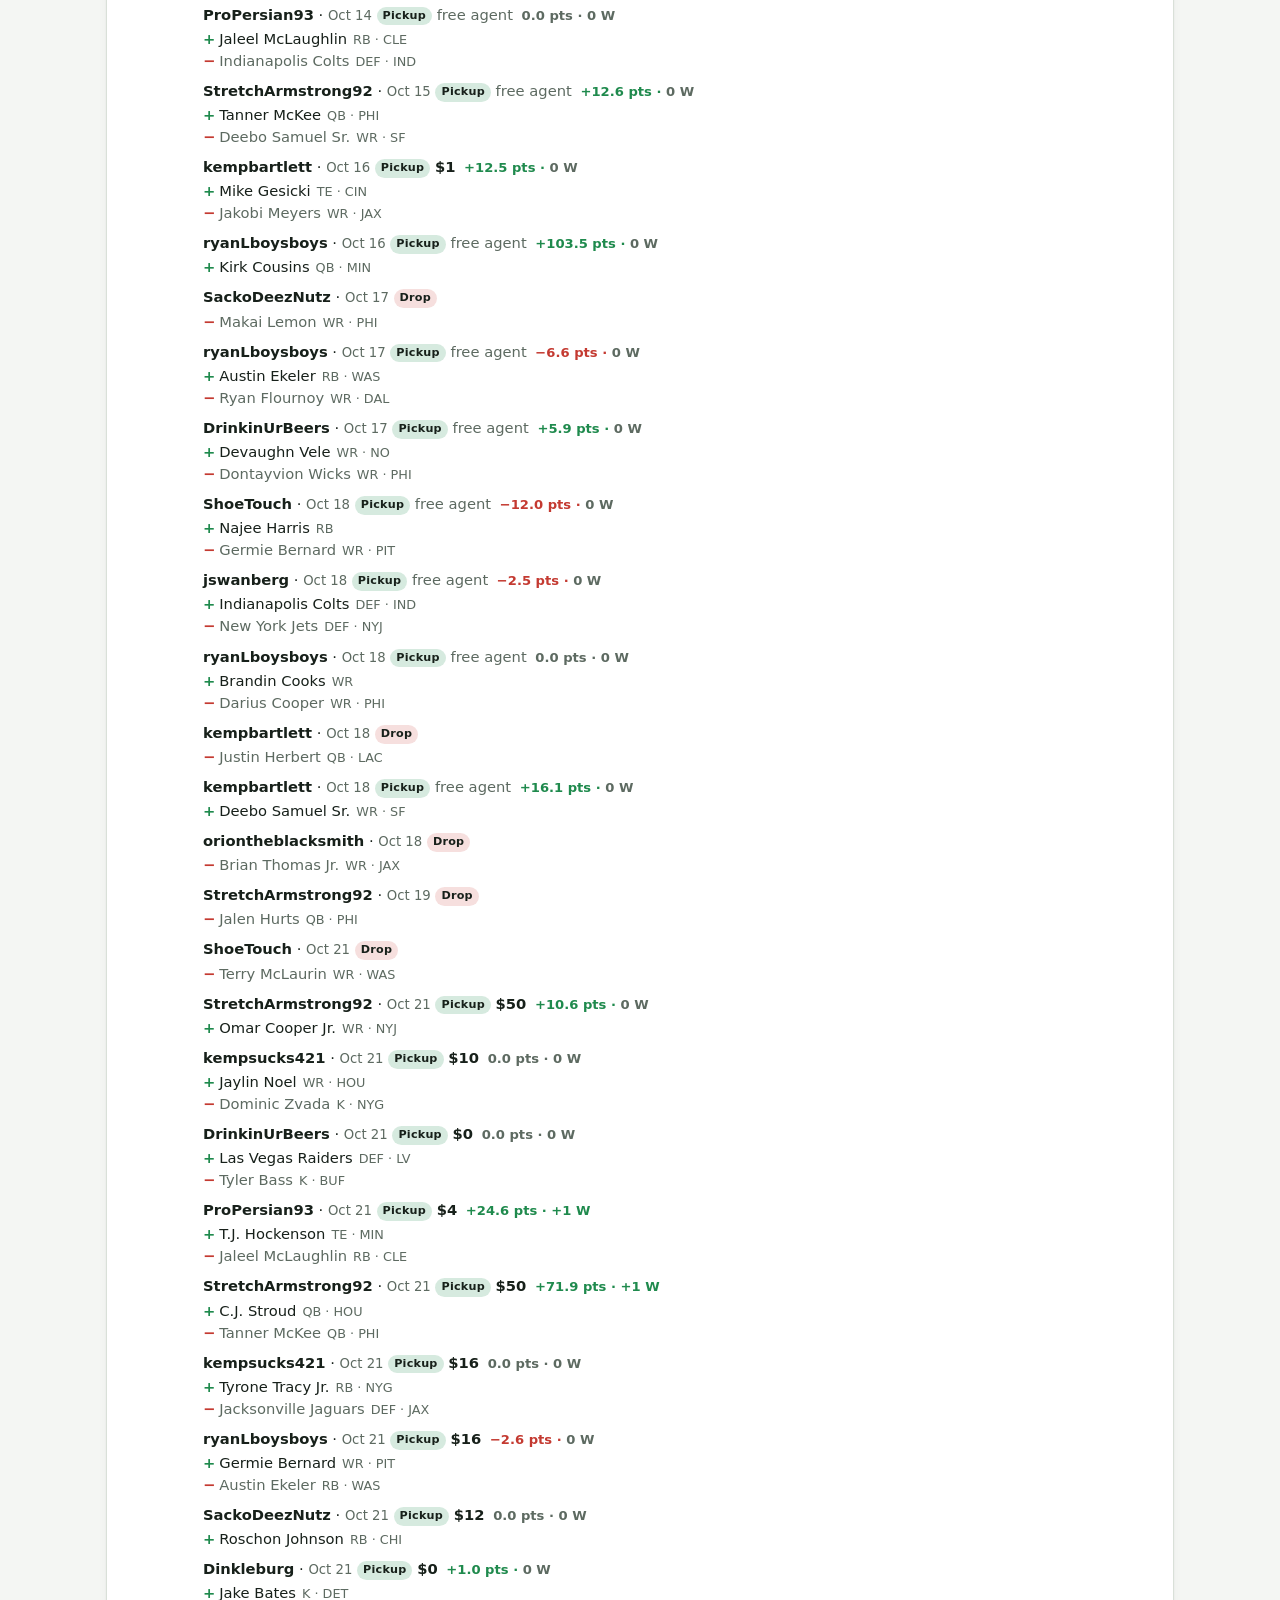
<file: docs/transactions.html>
<!doctype html>
<html lang="en">
<head>
  <meta charset="utf-8">
  <meta name="viewport" content="width=device-width, initial-scale=1">
  <title>Transactions · League History</title>
  <link rel="icon" href="data:image/svg+xml,<svg xmlns='http://www.w3.org/2000/svg' viewBox='0 0 100 100'><text y='.9em' font-size='90'>🏈</text></svg>">
  <link rel="stylesheet" href="css/site.css">
  <script type="module" src="js/pages/transactions.js"></script>
</head>
<body>
  <header class="site-header">
    <a class="brand" href="index.html" data-keep-filters><span aria-hidden="true">🏈</span> <span data-site-title>League History</span></a>
    <nav class="site-nav" aria-label="Main">
      <a href="index.html" data-keep-filters>Home</a>
      <a href="records.html" data-keep-filters>Records</a>
      <a href="h2h.html" data-keep-filters>Head-to-head</a>
      <a href="rivalry.html" data-keep-filters>Rivalry</a>
      <a href="transactions.html" aria-current="page">Transactions</a>
    </nav>
  </header>
  <main>
  <h1>Transactions</h1>
  <p class="desc">Every completed trade, waiver claim, free-agent pickup and drop on Sleeper. Failed waiver claims aren't shown.</p>
  <form id="tx-filters" class="filters" aria-label="Filters">
    <label>Team <select name="m"></select></label>
    <label>Season <select name="season"></select></label>
    <label>Rank trades by <select name="rank"></select></label>
    <fieldset class="kinds"><legend>Show</legend>
      <label><input type="checkbox" name="k-trade"> Trades</label>
      <label><input type="checkbox" name="k-pickup"> Pickups</label>
      <label><input type="checkbox" name="k-drop"> Drops</label>
    </fieldset>
    <button type="button" class="reset">Reset</button>
  </form>
  <div id="transactions"></div>
  </main>
  <footer class="site-footer"><span id="footer-note"></span></footer>
</body>
</html>
</file>
<file: docs/css/site.css>
:root {
  --bg: #f4f6f3;
  --surface: #ffffff;
  --surface-2: #eef1ec;
  --text: #17201a;
  --muted: #5d6a61;
  --line: #d9e0d8;
  --accent: #1f7a4d;
  --accent-ink: #ffffff;
  --win: 31, 138, 77;      /* rgb, used with alpha for head-to-head tints */
  --loss: 196, 58, 49;
  --gold: #b7862a;
  --radius: 12px;
  --shadow: 0 1px 2px rgba(0, 0, 0, .06), 0 2px 8px rgba(0, 0, 0, .04);
  color-scheme: light;
}
@media (prefers-color-scheme: dark) {
  :root:not([data-theme="light"]) {
    --bg: #0f1411;
    --surface: #171e19;
    --surface-2: #1e2721;
    --text: #e6ece7;
    --muted: #9aa89e;
    --line: #2b362f;
    --accent: #4cc38a;
    --accent-ink: #0b130e;
    --win: 76, 195, 138;
    --loss: 239, 104, 92;
    --gold: #e0b252;
    --shadow: none;
    color-scheme: dark;
  }
}

* { box-sizing: border-box; }
html { -webkit-text-size-adjust: 100%; }
body {
  margin: 0;
  background: var(--bg);
  color: var(--text);
  font: 16px/1.5 system-ui, -apple-system, "Segoe UI", Roboto, sans-serif;
}
a { color: var(--accent); }
h1 { font-size: 1.6rem; line-height: 1.2; margin: 1rem 0 .75rem; }
h2 { font-size: 1.15rem; margin: 0 0 .25rem; }
main { max-width: 1100px; margin: 0 auto; padding: 0 16px 48px; }

/* header */
.site-header {
  position: sticky; top: 0; z-index: 10;
  background: var(--surface); border-bottom: 1px solid var(--line);
  display: flex; flex-wrap: wrap; align-items: center; gap: 4px 16px;
  padding: 8px 16px;
}
.brand { font-weight: 700; color: var(--text); text-decoration: none; white-space: nowrap; overflow: hidden; text-overflow: ellipsis; max-width: 100%; }
.site-nav { display: flex; gap: 4px; overflow-x: auto; margin-left: auto; }
.site-nav a {
  color: var(--muted); text-decoration: none; padding: 6px 10px; border-radius: 999px; white-space: nowrap; font-size: .95rem;
}
.site-nav a[aria-current="page"] { background: var(--accent); color: var(--accent-ink); }
.site-footer { text-align: center; color: var(--muted); font-size: .85rem; padding: 24px 16px; }

/* cards & text */
.card {
  background: var(--surface); border: 1px solid var(--line); border-radius: var(--radius);
  box-shadow: var(--shadow); padding: 16px; margin: 16px 0;
}
.desc, .hint, .fine, .muted { color: var(--muted); }
.desc { margin: 0 0 12px; font-size: .95rem; }
.fine { font-size: .85rem; margin: 6px 0 0; }
.empty { color: var(--muted); padding: 12px 0; }
.error { background: rgba(var(--loss), .12); border: 1px solid rgba(var(--loss), .4); padding: 12px; border-radius: 8px; }
.former { color: var(--muted); font-size: .85em; }
.badge {
  display: inline-block; font-size: .7rem; font-weight: 600; letter-spacing: .02em;
  padding: 1px 6px; border-radius: 999px; background: var(--surface-2); color: var(--muted); vertical-align: 1px;
}
.badge.po { background: var(--gold); color: #fff; }

/* home */
.hero { padding: 24px 0 4px; }
.hero h1 { font-size: clamp(1.6rem, 6vw, 2.4rem); margin: 0 0 4px; }
.eyebrow { text-transform: uppercase; letter-spacing: .08em; font-size: .75rem; color: var(--accent); font-weight: 700; margin: 0; }
.sub { color: var(--muted); margin: 0; }
.facts { margin: 8px 0; padding-left: 1.2rem; }
.facts li { margin: 6px 0; }
.link-btn { background: none; border: 0; color: var(--accent); font: inherit; padding: 4px 0; cursor: pointer; text-decoration: underline; }
.tiles { display: grid; gap: 12px; grid-template-columns: 1fr; margin: 16px 0; }
.tile {
  display: block; background: var(--surface); border: 1px solid var(--line); border-radius: var(--radius);
  padding: 16px; text-decoration: none; color: var(--text); box-shadow: var(--shadow);
}
.tile strong { display: block; color: var(--accent); font-size: 1.05rem; }
.tile span { color: var(--muted); font-size: .92rem; }
@media (min-width: 700px) { .tiles { grid-template-columns: repeat(2, 1fr); } }
@media (min-width: 1000px) { .tiles { grid-template-columns: repeat(4, 1fr); } }
table.champs th[scope="row"] { font-variant-numeric: tabular-nums; }
/* phones: each season becomes a small labelled block instead of a wide row */
@media (max-width: 599px) {
  table.champs thead { display: none; }
  table.champs, table.champs tbody, table.champs tr { display: block; }
  table.champs tr { padding: 8px 0; border-bottom: 1px solid var(--line); }
  table.champs th[scope="row"] { display: block; border: 0; padding: 0 0 2px; font-size: 1.05rem; }
  table.champs td {
    display: grid; grid-template-columns: 8.5rem 1fr; gap: 8px; border: 0; padding: 2px 0; white-space: normal;
  }
  table.champs td::before { content: attr(data-label); color: var(--muted); font-size: .85rem; }
}

/* filters */
.filters {
  display: flex; flex-wrap: wrap; gap: 8px 12px; align-items: end;
  background: var(--surface); border: 1px solid var(--line); border-radius: var(--radius); padding: 10px 12px;
}
.filters label, .pickers label { display: flex; flex-direction: column; font-size: .75rem; color: var(--muted); gap: 2px; }
select, .filters button {
  font: inherit; font-size: .95rem; color: var(--text); background: var(--surface-2);
  border: 1px solid var(--line); border-radius: 8px; padding: 6px 8px; min-height: 36px;
}
.filters button { cursor: pointer; }

/* records */
.jump { display: flex; gap: 6px; overflow-x: auto; padding: 12px 0 0; scrollbar-width: thin; }
.jump a {
  flex: none; font-size: .85rem; text-decoration: none; padding: 4px 10px; border-radius: 999px;
  border: 1px solid var(--line); background: var(--surface); color: var(--text);
}
section[id] { scroll-margin-top: 64px; }
.seg { display: inline-flex; border: 1px solid var(--line); border-radius: 999px; overflow: hidden; margin-bottom: 10px; }
.seg button { font: inherit; font-size: .85rem; border: 0; background: none; color: var(--muted); padding: 6px 12px; cursor: pointer; }
.seg button[aria-selected="true"] { background: var(--accent); color: var(--accent-ink); }
.callouts { display: flex; flex-wrap: wrap; gap: 4px 20px; margin: 0; font-size: .95rem; }

/* tables */
.table-wrap { overflow-x: auto; -webkit-overflow-scrolling: touch; margin: 0 -4px; }
table { border-collapse: collapse; width: 100%; font-size: .92rem; font-variant-numeric: tabular-nums; }
th, td { padding: 7px 8px; text-align: left; border-bottom: 1px solid var(--line); white-space: nowrap; }
thead th { font-size: .78rem; text-transform: uppercase; letter-spacing: .04em; color: var(--muted); }
th button { all: unset; cursor: pointer; }
th button:focus-visible { outline: 2px solid var(--accent); outline-offset: 2px; }
.num { text-align: right; }
td.rank, th.rank { color: var(--muted); width: 2ch; padding-right: 0; }
tbody tr:hover { background: var(--surface-2); }
.more, .less {
  display: block; margin: 10px auto 0; font: inherit; font-size: .9rem; cursor: pointer;
  background: var(--surface-2); color: var(--text); border: 1px solid var(--line); border-radius: 999px; padding: 6px 16px;
}

/* head-to-head grid */
.cell-info { min-height: 1.5em; font-size: .9rem; margin: 4px 0 8px; }
.h2h-wrap { border: 1px solid var(--line); border-radius: var(--radius); background: var(--surface); margin: 0; }
table.h2h { width: auto; font-size: .85rem; }
table.h2h th, table.h2h td { text-align: center; padding: 0; border: 1px solid var(--line); }
table.h2h th[scope="row"] {
  position: sticky; left: 0; z-index: 1; background: var(--surface); text-align: left; padding: 6px 8px;
  max-width: 9.5rem; overflow: hidden; text-overflow: ellipsis;
}
table.h2h thead th { height: 7.5rem; vertical-align: bottom; padding: 4px 0; min-width: 2.6rem; }
table.h2h .corner { position: sticky; left: 0; z-index: 2; background: var(--surface); }
.col-name {
  display: inline-block; writing-mode: vertical-rl; transform: rotate(180deg);
  max-height: 7rem; overflow: hidden; text-overflow: ellipsis; text-transform: none; letter-spacing: 0; font-size: .8rem; color: var(--text);
}
td.rec { --lean: 0; background: rgba(var(--win), calc(var(--lean) * .55)); }
td.rec[style*="--lean:-"] { background: rgba(var(--loss), calc(var(--lean) * -.55)); }
td.rec a { display: block; padding: 8px 6px; color: var(--text); text-decoration: none; font-weight: 600; min-width: 3.2rem; }
td.rec a:hover, td.rec a:focus-visible { outline: 2px solid var(--accent); outline-offset: -2px; }
td.diag { background: repeating-linear-gradient(45deg, var(--surface-2) 0 4px, transparent 4px 8px); }
td.none { color: var(--muted); padding: 8px 6px; }

/* rivalry */
.pickers { display: flex; flex-wrap: wrap; align-items: end; gap: 8px 12px; margin: 12px 0; }
.pickers select { min-width: 10rem; }
.vs { font-weight: 700; color: var(--muted); padding-bottom: 8px; }
.score-card { display: grid; grid-template-columns: 1fr auto 1fr; align-items: center; text-align: center; gap: 8px; }
.score-card .side { display: flex; flex-direction: column; min-width: 0; }
.score-card .nm { font-weight: 600; overflow: hidden; text-overflow: ellipsis; white-space: nowrap; }
.score-card .big { font-size: clamp(2.2rem, 11vw, 3.4rem); font-weight: 800; line-height: 1.1; font-variant-numeric: tabular-nums; }
.score-card .dash { color: var(--muted); }
.score-card .mid { display: flex; flex-direction: column; }
.score-card .ties { font-size: .8rem; color: var(--muted); }
.lead-line { grid-column: 1 / -1; margin: 4px 0 0; color: var(--muted); }
.facts-grid { display: grid; grid-template-columns: 1fr; gap: 12px 24px; margin: 0; }
.facts-grid dt { font-size: .78rem; text-transform: uppercase; letter-spacing: .04em; color: var(--muted); }
.facts-grid dd { margin: 2px 0 0; }
.when { color: var(--muted); font-size: .9em; }
@media (min-width: 700px) { .facts-grid { grid-template-columns: 1fr 1fr; } }

/* transactions */
.filters .kinds { border: 0; margin: 0; padding: 0; display: flex; gap: 4px 12px; flex-wrap: wrap; align-items: center; min-height: 36px; }
.filters .kinds legend { font-size: .75rem; color: var(--muted); padding: 0; float: left; width: 100%; }
.filters .kinds label { flex-direction: row; align-items: center; gap: 4px; font-size: .95rem; color: var(--text); }
.tl-season { font-size: 1.05rem; margin: 18px 0 4px; padding-bottom: 4px; border-bottom: 2px solid var(--line); }
.tl-season:first-child { margin-top: 4px; }
.tl-week { display: grid; grid-template-columns: 4.5rem 1fr; gap: 8px; padding: 6px 0; border-bottom: 1px solid var(--line); }
.tl-wk { font-size: .8rem; color: var(--muted); font-weight: 600; padding-top: 3px; }
.tl { list-style: none; margin: 0; padding: 0; display: grid; gap: 8px; }
.tx { font-size: .92rem; }
.tx .when { font-variant-numeric: tabular-nums; }
.tx-who { font-weight: 600; }
.moves { list-style: none; margin: 2px 0 0; padding: 0; }
.moves li { display: flex; gap: 6px; align-items: baseline; }
.moves .sign { font-weight: 700; width: 1ch; flex: none; }
.moves .add .sign { color: rgb(var(--win)); }
.moves .drop .sign { color: rgb(var(--loss)); }
.moves .drop { color: var(--muted); }
.pos { color: var(--muted); font-size: .8rem; }
.bid { font-weight: 700; font-variant-numeric: tabular-nums; }
.badge.k-trade { background: var(--accent); color: var(--accent-ink); }
.badge.k-pickup { background: rgba(var(--win), .18); color: var(--text); }
.badge.k-drop { background: rgba(var(--loss), .16); color: var(--text); }
.trade { display: grid; grid-template-columns: 1fr; gap: 6px 16px; margin-top: 4px; }
@media (min-width: 600px) { .trade { grid-template-columns: repeat(auto-fit, minmax(14rem, 1fr)); } }
.trade-side { background: var(--surface-2); border-radius: 8px; padding: 6px 10px; }
.trade-who { font-weight: 600; font-size: .85rem; }
@media (max-width: 499px) { .tl-week { grid-template-columns: 1fr; gap: 2px; } }
.score { font-size: .82rem; font-weight: 600; font-variant-numeric: tabular-nums; white-space: nowrap; margin-left: 4px; }
.up { color: rgb(var(--win)); }
.down { color: rgb(var(--loss)); }
.flat { color: var(--muted); }
.po-note { font-weight: 400; color: var(--gold); }
.verdict { margin: 6px 0 0; font-size: .9rem; }
.wk-strip { margin-top: 4px; font-size: .85rem; }
.wk-strip summary { cursor: pointer; color: var(--accent); }
.wk-strip table { width: auto; font-size: .82rem; }
.wk-strip td, .wk-strip th { padding: 4px 8px; }
.how summary { cursor: pointer; font-weight: 600; }
.how p { font-size: .92rem; margin: 8px 0 0; }
td .fine { display: block; margin: 0; white-space: normal; max-width: 18rem; }
.move { display: block; white-space: normal; min-width: 14rem; max-width: 20rem; font-size: .85rem; }
.fine-inline { color: var(--muted); font-size: .78rem; }
</file>
